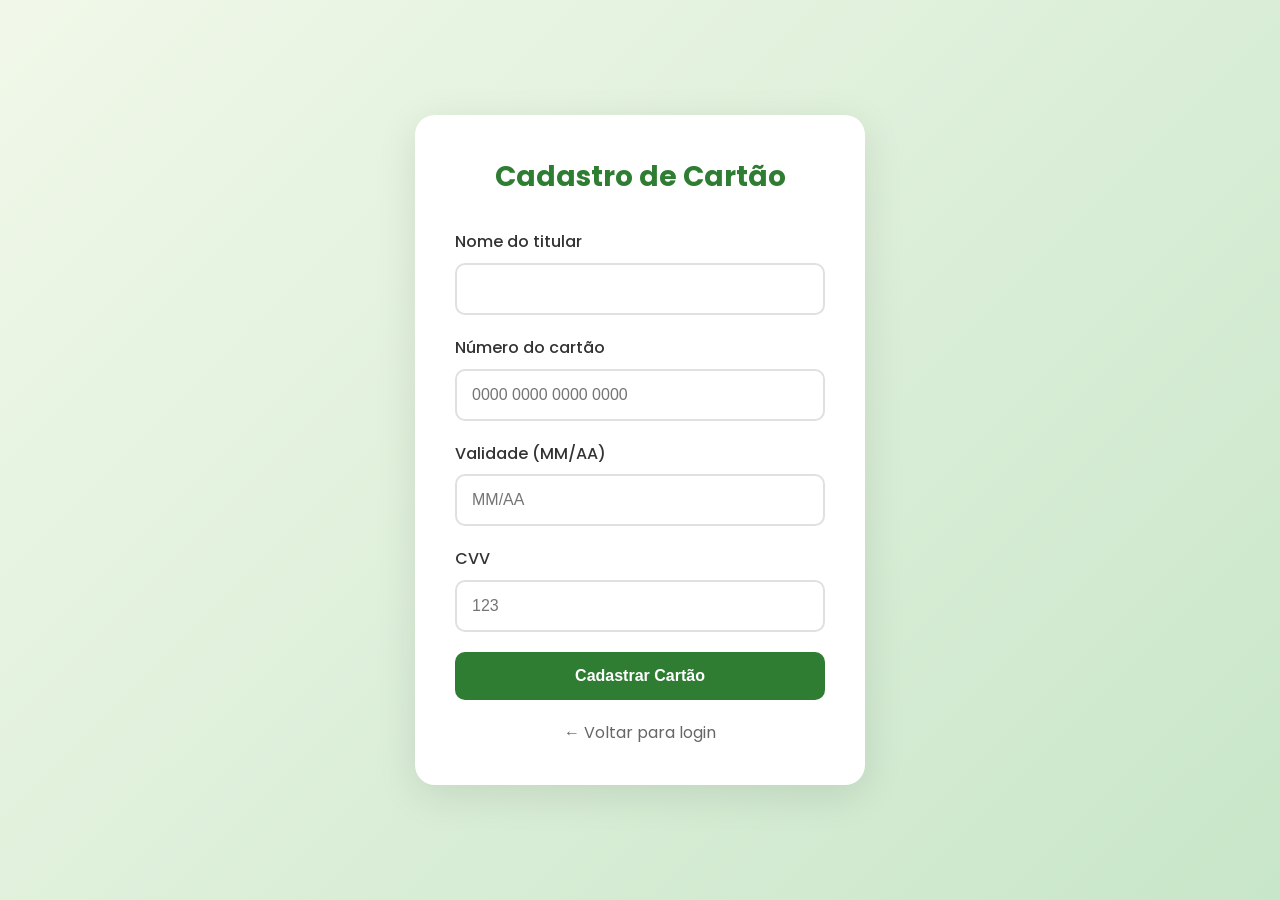
<file: src/app/card.html>
<!DOCTYPE html>
<html lang="pt-BR">
<head>
    <meta charset="UTF-8">
    <meta name="viewport" content="width=device-width, initial-scale=1.0">
    <title>Cadastro de Cartão - GreenFlux</title>
    <link rel="stylesheet" href="styles.css">
    <link rel="preconnect" href="https://fonts.googleapis.com">
    <link rel="preconnect" href="https://fonts.gstatic.com" crossorigin>
    <link href="https://fonts.googleapis.com/css2?family=Poppins:wght@300;400;500;600;700&display=swap" rel="stylesheet">
    <style>
        .login-container {
            min-height: 100vh;
            display: flex;
            align-items: center;
            justify-content: center;
            background: linear-gradient(135deg, #F1F8E9 0%, #C8E6C9 100%);
            padding: 20px;
        }

        .login-box {
            background: white;
            padding: 40px;
            border-radius: 20px;
            box-shadow: 0 10px 40px rgba(0, 0, 0, 0.1);
            width: 100%;
            max-width: 450px;
        }

        .login-box h2 {
            text-align: center;
            color: #2E7D32;
            margin-bottom: 30px;
            font-size: 28px;
        }

        .form-group {
            margin-bottom: 20px;
        }

        .form-group label {
            display: block;
            margin-bottom: 8px;
            color: #333;
            font-weight: 500;
        }

        .form-group input {
            width: 100%;
            padding: 15px;
            border: 2px solid #E0E0E0;
            border-radius: 10px;
            font-size: 16px;
            transition: border-color 0.3s;
        }

        .form-group input:focus {
            outline: none;
            border-color: #2E7D32;
        }
        .btn-submit {
            width: 100%;
            padding: 15px;
            background: #2E7D32;
            color: white;
            border: none;
            border-radius: 10px;
            font-size: 16px;
            font-weight: 600;
            cursor: pointer;
            transition: background 0.3s;
        }

        .btn-submit:hover {
            background: #1B5E20;
        }

        .back-link {
            display: block;
            text-align: center;
            margin-top: 20px;
            color: #666;
            text-decoration: none;
        }

        .back-link:hover {
            color: #2E7D32;
        }

        .feedback {
            margin-top: 18px;
            font-size: 0.95rem;
            color: var(--text-muted);
            text-align: center;
        }
    </style>
</head>
<body>
    <div class="login-container">
        <div class="login-box">
            <h2>Cadastro de Cartão</h2>
            <form id="card-form" action="/register-card" method="post">
                <div class="form-group">
                    <label for="cardholder">Nome do titular</label>
                    <input type="text" id="cardholder" name="cardholder" required>
                </div>
                <div class="form-group">
                    <label for="card-number">Número do cartão</label>
                    <input type="text" id="card-number" name="card-number" maxlength="19" placeholder="0000 0000 0000 0000" required>
                </div>
                <div class="form-group">
                    <label for="expiry">Validade (MM/AA)</label>
                    <input type="text" id="expiry" name="expiry" maxlength="5" placeholder="MM/AA" required>
                </div>
                <div class="form-group">
                    <label for="cvv">CVV</label>
                    <input type="password" id="cvv" name="cvv" maxlength="4" placeholder="123" required>
                </div>
                <button type="submit" class="btn-submit">Cadastrar Cartão</button>
                <div id="card-feedback" class="feedback"></div>
            </form>
            <a href="login.html" class="back-link">← Voltar para login</a>
        </div>
    </div>
    <script>
        const cardForm = document.getElementById('card-form');
        const cardFeedback = document.getElementById('card-feedback');

        cardForm?.addEventListener('submit', async event => {
            event.preventDefault();
            cardFeedback.textContent = '';
            const response = await fetch('/register-card', {
                method: 'POST',
                body: new FormData(cardForm)
            });
            const result = await response.json();
            cardFeedback.style.color = response.ok ? '#2e7d32' : '#c62828';
            cardFeedback.textContent = result.message || 'Ocorreu um erro ao cadastrar o cartão.';
            if (response.ok) {
                cardForm.reset();
            }
        });
    </script>
</body>
</html>
</file>
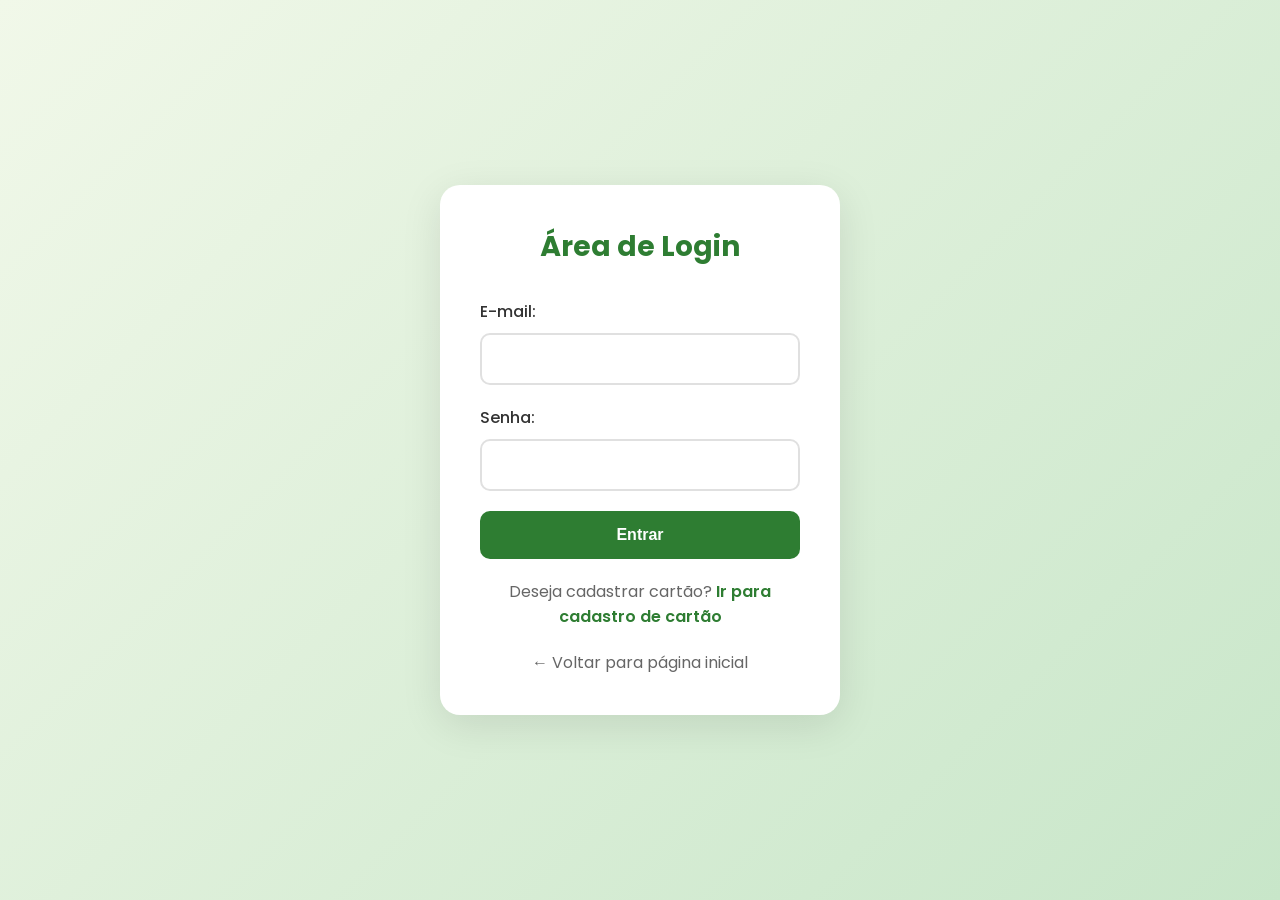
<file: src/app/login.html>
﻿<!DOCTYPE html>
<html lang="pt-BR">
<head>
    <meta charset="UTF-8">
    <meta name="viewport" content="width=device-width, initial-scale=1.0">
    <title>Login - GreenFlux</title>
    <link rel="stylesheet" href="styles.css">
    <link rel="preconnect" href="https://fonts.googleapis.com">
    <link rel="preconnect" href="https://fonts.gstatic.com" crossorigin>
    <link href="https://fonts.googleapis.com/css2?family=Poppins:wght@300;400;500;600;700&display=swap" rel="stylesheet">
    <style>
        .login-container {
            min-height: 100vh;
            display: flex;
            align-items: center;
            justify-content: center;
            background: linear-gradient(135deg, #F1F8E9 0%, #C8E6C9 100%);
            padding: 20px;
        }
        .login-box {
            background: white;
            padding: 40px;
            border-radius: 20px;
            box-shadow: 0 10px 40px rgba(0, 0, 0, 0.1);
            width: 100%;
            max-width: 400px;
        }
        .login-box h2 {
            text-align: center;
            color: #2E7D32;
            margin-bottom: 30px;
            font-size: 28px;
        }
        .form-group {
            margin-bottom: 20px;
        }
        .form-group label {
            display: block;
            margin-bottom: 8px;
            color: #333;
            font-weight: 500;
        }
        .form-group input {
            width: 100%;
            padding: 15px;
            border: 2px solid #E0E0E0;
            border-radius: 10px;
            font-size: 16px;
            transition: border-color 0.3s;
        }
        .form-group input:focus {
            outline: none;
            border-color: #2E7D32;
        }
        .btn-submit {
            width: 100%;
            padding: 15px;
            background: #2E7D32;
            color: white;
            border: none;
            border-radius: 10px;
            font-size: 16px;
            font-weight: 600;
            cursor: pointer;
            transition: background 0.3s;
        }
        .btn-submit:hover {
            background: #1B5E20;
        }
        .back-link {
            display: block;
            text-align: center;
            margin-top: 20px;
            color: #666;
            text-decoration: none;
        }
        .back-link:hover {
            color: #2E7D32;
        }
        .register-link {
            text-align: center;
            margin-top: 20px;
            color: #666;
        }
        .register-link a {
            color: #2E7D32;
            font-weight: 600;
            text-decoration: none;
        }
        .register-link a:hover {
            text-decoration: underline;
        }
        .feedback {
            margin-top: 18px;
            font-size: 0.95rem;
            color: #333;
            text-align: center;
        }
    </style>
</head>
<body>
    <div class="login-container">
        <div class="login-box">
            <h2>Área de Login</h2>
            <form id="login-form" action="#">
                <div class="form-group">
                    <label for="email">E-mail:</label>
                    <input type="email" id="email" name="email" required>
                </div>
                <div class="form-group">
                    <label for="senha">Senha:</label>
                    <input type="password" id="senha" name="senha" required>
                </div>
                <button type="submit" class="btn-submit">Entrar</button>
                <div id="login-feedback" class="feedback"></div>
            </form>
            <p class="register-link">
                Deseja cadastrar cartão? <a href="card.html">Ir para cadastro de cartão</a>
            </p>
            <a href="Index.HTML" class="back-link">← Voltar para página inicial</a>
        </div>
    </div>
    <script src="auth.js"></script>
</body>
</html>
</file>
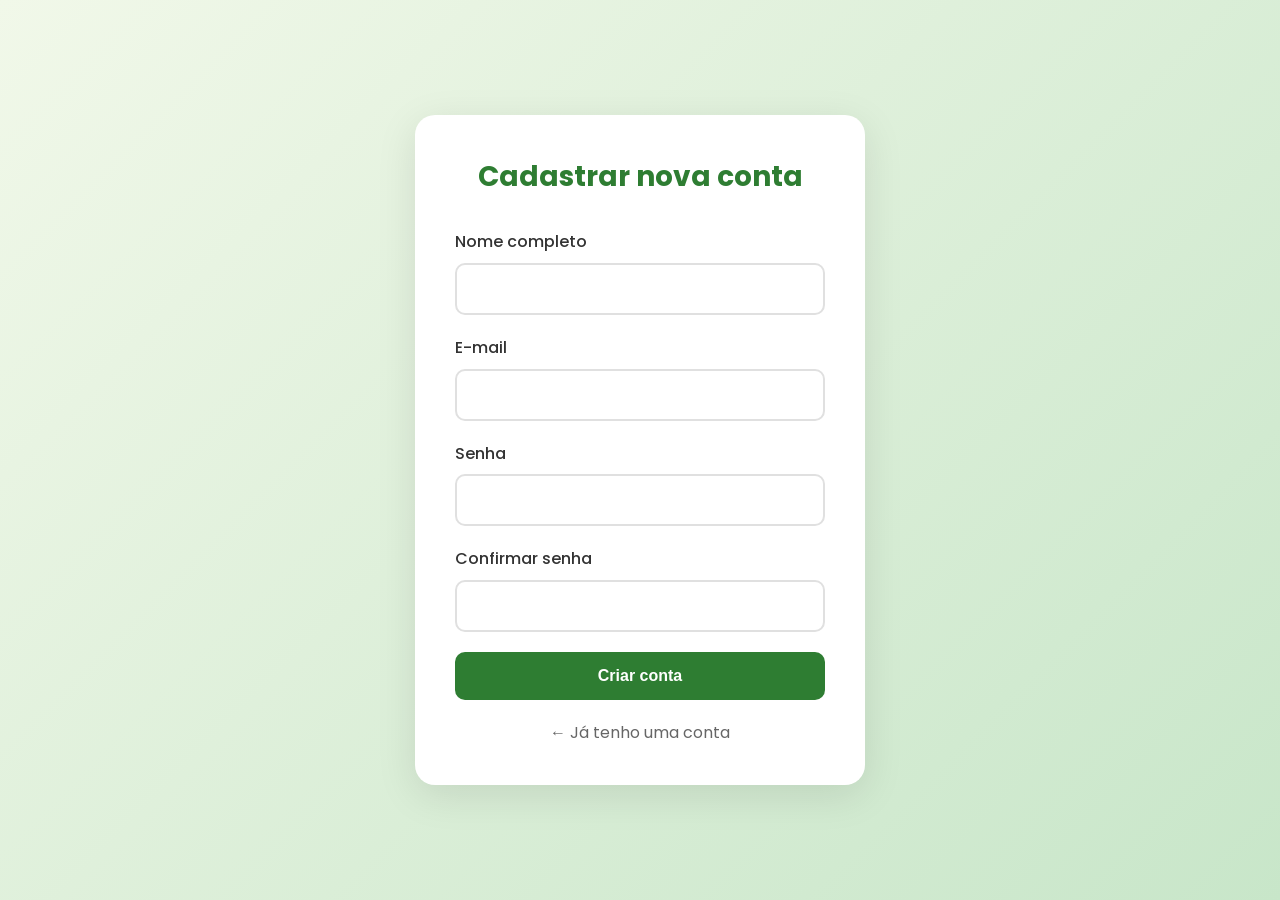
<file: src/app/register.html>
﻿<!DOCTYPE html>
<html lang="pt-BR">
<head>
    <meta charset="UTF-8">
    <meta name="viewport" content="width=device-width, initial-scale=1.0">
    <title>Cadastro - GreenFlux</title>
    <link rel="stylesheet" href="styles.css">
    <link rel="preconnect" href="https://fonts.googleapis.com">
    <link rel="preconnect" href="https://fonts.gstatic.com" crossorigin>
    <link href="https://fonts.googleapis.com/css2?family=Poppins:wght@300;400;500;600;700&display=swap" rel="stylesheet">
    <style>
        .register-container {
            min-height: 100vh;
            display: flex;
            align-items: center;
            justify-content: center;
            background: linear-gradient(135deg, #F1F8E9 0%, #C8E6C9 100%);
            padding: 20px;
        }
        .register-box {
            background: white;
            padding: 40px;
            border-radius: 20px;
            box-shadow: 0 10px 40px rgba(0, 0, 0, 0.1);
            width: 100%;
            max-width: 450px;
        }
        .register-box h2 {
            text-align: center;
            color: #2E7D32;
            margin-bottom: 30px;
            font-size: 28px;
        }
        .form-group {
            margin-bottom: 20px;
        }
        .form-group label {
            display: block;
            margin-bottom: 8px;
            color: #333;
            font-weight: 500;
        }
        .form-group input {
            width: 100%;
            padding: 15px;
            border: 2px solid #E0E0E0;
            border-radius: 10px;
            font-size: 16px;
            transition: border-color 0.3s;
        }
        .form-group input:focus {
            outline: none;
            border-color: #2E7D32;
        }
        .btn-submit {
            width: 100%;
            padding: 15px;
            background: #2E7D32;
            color: white;
            border: none;
            border-radius: 10px;
            font-size: 16px;
            font-weight: 600;
            cursor: pointer;
            transition: background 0.3s;
        }
        .btn-submit:hover {
            background: #1B5E20;
        }
        .back-link {
            display: block;
            text-align: center;
            margin-top: 20px;
            color: #666;
            text-decoration: none;
        }
        .back-link:hover {
            color: #2E7D32;
        }
        .feedback {
            margin-top: 18px;
            font-size: 0.95rem;
            color: #333;
            text-align: center;
        }
    </style>
</head>
<body>
    <div class="register-container">
        <div class="register-box">
            <h2>Cadastrar nova conta</h2>
            <form id="register-form" action="#">
                <div class="form-group">
                    <label for="nome">Nome completo</label>
                    <input type="text" id="nome" name="nome" required>
                </div>
                <div class="form-group">
                    <label for="email">E-mail</label>
                    <input type="email" id="email" name="email" required>
                </div>
                <div class="form-group">
                    <label for="senha">Senha</label>
                    <input type="password" id="senha" name="senha" required>
                </div>
                <div class="form-group">
                    <label for="confirmSenha">Confirmar senha</label>
                    <input type="password" id="confirmSenha" name="confirmSenha" required>
                </div>
                <button type="submit" class="btn-submit">Criar conta</button>
                <div id="register-feedback" class="feedback"></div>
            </form>
            <a href="login (2).html" class="back-link">← Já tenho uma conta</a>
        </div>
    </div>
    <script src="auth.js"></script>
</body>
</html>
</file>
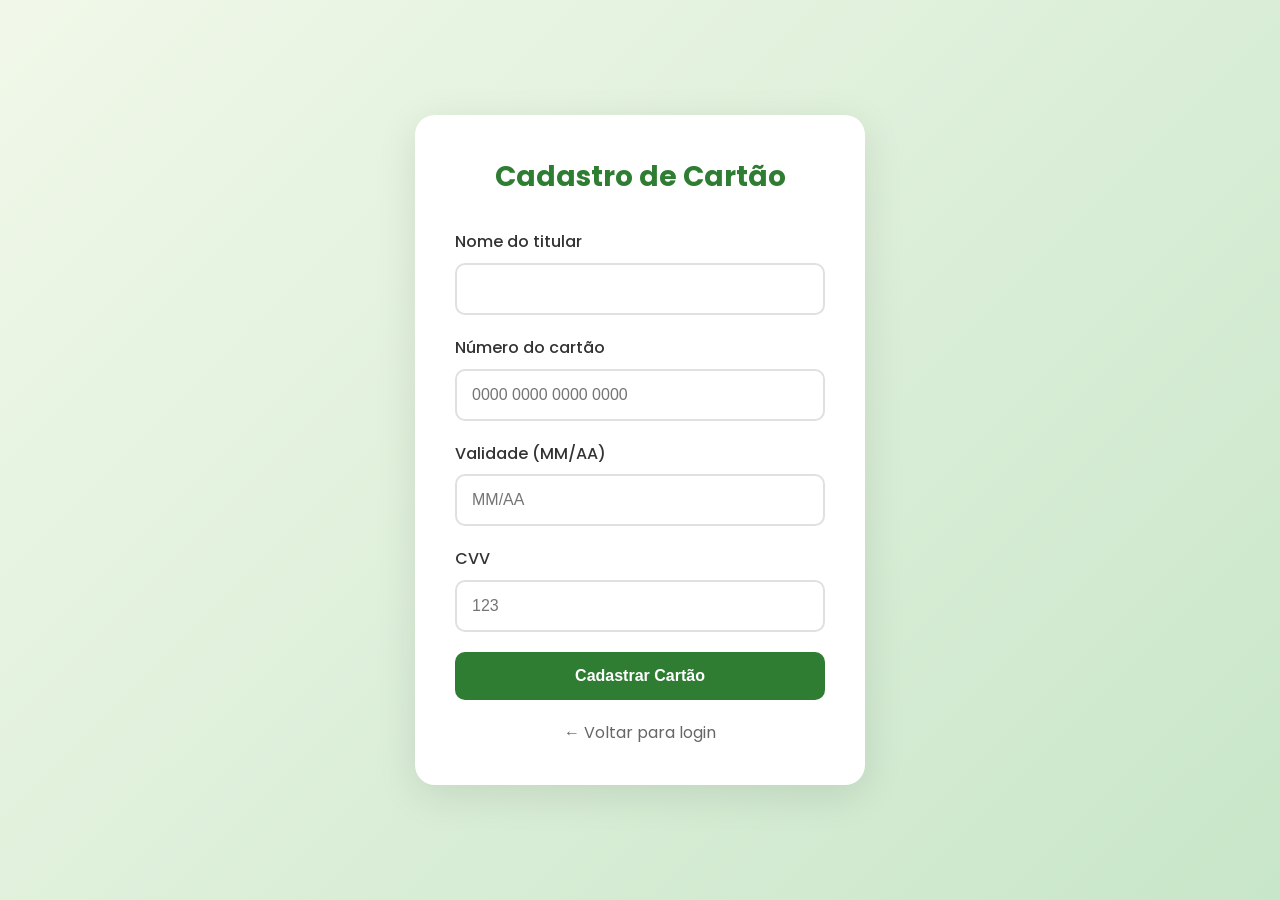
<file: src/app/App.greenflux/card.html>
<!DOCTYPE html>
<html lang="pt-BR">
<head>
    <meta charset="UTF-8">
    <meta name="viewport" content="width=device-width, initial-scale=1.0">
    <title>Cadastro de Cartão - GreenFlux</title>
    <link rel="stylesheet" href="styles.css">
    <link rel="preconnect" href="https://fonts.googleapis.com">
    <link rel="preconnect" href="https://fonts.gstatic.com" crossorigin>
    <link href="https://fonts.googleapis.com/css2?family=Poppins:wght@300;400;500;600;700&display=swap" rel="stylesheet">
    <style>
        body {
            background-color: var(--bg);
            color: var(--text);
        }

        .login-container {
            min-height: 100vh;
            display: flex;
            align-items: center;
            justify-content: center;
            background: linear-gradient(135deg, #F1F8E9 0%, #C8E6C9 100%);
            padding: 20px;
        }

        .login-box {
            background: var(--white);
            padding: 40px;
            border-radius: 20px;
            box-shadow: 0 10px 40px rgba(0, 0, 0, 0.1);
            width: 100%;
            max-width: 450px;
        }

        .login-box h2 {
            text-align: center;
            color: #2E7D32;
            margin-bottom: 30px;
            font-size: 28px;
        }

        .form-group {
            margin-bottom: 20px;
        }

        .form-group label {
            display: block;
            margin-bottom: 8px;
            color: #333;
            font-weight: 500;
        }

        .form-group input {
            width: 100%;
            padding: 15px;
            border: 2px solid #E0E0E0;
            border-radius: 10px;
            font-size: 16px;
            transition: border-color 0.3s, background-color 0.3s, color 0.3s;
            background: #ffffff;
            color: #333333;
        }

        .form-group input:focus {
            outline: none;
            border-color: #2E7D32;
        }
        .btn-submit {
            width: 100%;
            padding: 15px;
            background: #2E7D32;
            color: white;
            border: none;
            border-radius: 10px;
            font-size: 16px;
            font-weight: 600;
            cursor: pointer;
            transition: background 0.3s;
        }

        .btn-submit:hover {
            background: #1B5E20;
        }

        .back-link {
            display: block;
            text-align: center;
            margin-top: 20px;
            color: #666;
            text-decoration: none;
        }

        .back-link:hover {
            color: #2E7D32;
        }

        .feedback {
            margin-top: 18px;
            font-size: 0.95rem;
            color: #333333;
            text-align: center;
        }

        html[data-theme="dark"] .login-container {
            background: linear-gradient(135deg, #10131b 0%, #162027 100%);
        }

        html[data-theme="dark"] .login-box {
            background: #12171f;
            box-shadow: 0 10px 40px rgba(0, 0, 0, 0.6);
        }

        html[data-theme="dark"] .login-box h2 {
            color: #81c784;
        }

        html[data-theme="dark"] .form-group label {
            color: #e7e7e7;
        }

        html[data-theme="dark"] .form-group input {
            background: #181f28;
            color: #e7e7e7;
            border-color: #2e7d32;
        }

        html[data-theme="dark"] .form-group input::placeholder {
            color: #8f9bb3;
        }

        html[data-theme="dark"] .btn-submit {
            background: #66bb6a;
        }

        html[data-theme="dark"] .btn-submit:hover {
            background: #4caf50;
        }

        html[data-theme="dark"] .back-link {
            color: #c7c7c7;
        }

        html[data-theme="dark"] .back-link:hover {
            color: #81c784;
        }

        html[data-theme="dark"] .feedback {
            color: #c7c7c7;
        }
    </style>
</head>
<body>
    <div class="login-container">
        <div class="login-box">
            <h2>Cadastro de Cartão</h2>
            <form id="card-form" action="/register-card" method="post">
                <div class="form-group">
                    <label for="cardholder">Nome do titular</label>
                    <input type="text" id="cardholder" name="cardholder" required>
                </div>
                <div class="form-group">
                    <label for="card-number">Número do cartão</label>
                    <input type="text" id="card-number" name="card-number" maxlength="19" placeholder="0000 0000 0000 0000" required>
                </div>
                <div class="form-group">
                    <label for="expiry">Validade (MM/AA)</label>
                    <input type="text" id="expiry" name="expiry" maxlength="5" placeholder="MM/AA" required>
                </div>
                <div class="form-group">
                    <label for="cvv">CVV</label>
                    <input type="password" id="cvv" name="cvv" maxlength="4" placeholder="123" required>
                </div>
                <button type="submit" class="btn-submit">Cadastrar Cartão</button>
                <div id="card-feedback" class="feedback"></div>
            </form>
            <a href="login.html" class="back-link">← Voltar para login</a>
        </div>
    </div>
    <script>
        (function(){
            try {
                var savedTheme = localStorage.getItem('theme');
                if (savedTheme === 'dark' || savedTheme === 'light') {
                    document.documentElement.setAttribute('data-theme', savedTheme);
                } else if (window.matchMedia && window.matchMedia('(prefers-color-scheme: dark)').matches) {
                    document.documentElement.setAttribute('data-theme', 'dark');
                }
            } catch (e) {
                // Ignora se localStorage não estiver disponível
            }
        })();

        const cardForm = document.getElementById('card-form');
        const cardFeedback = document.getElementById('card-feedback');

        cardForm?.addEventListener('submit', async event => {
            event.preventDefault();
            cardFeedback.textContent = '';
            const response = await fetch('/register-card', {
                method: 'POST',
                body: new FormData(cardForm)
            });
            const result = await response.json();
            cardFeedback.style.color = response.ok ? '#2e7d32' : '#c62828';
            cardFeedback.textContent = result.message || 'Ocorreu um erro ao cadastrar o cartão.';
            if (response.ok) {
                cardForm.reset();
            }
        });
    </script>
</body>
</html>
</file>
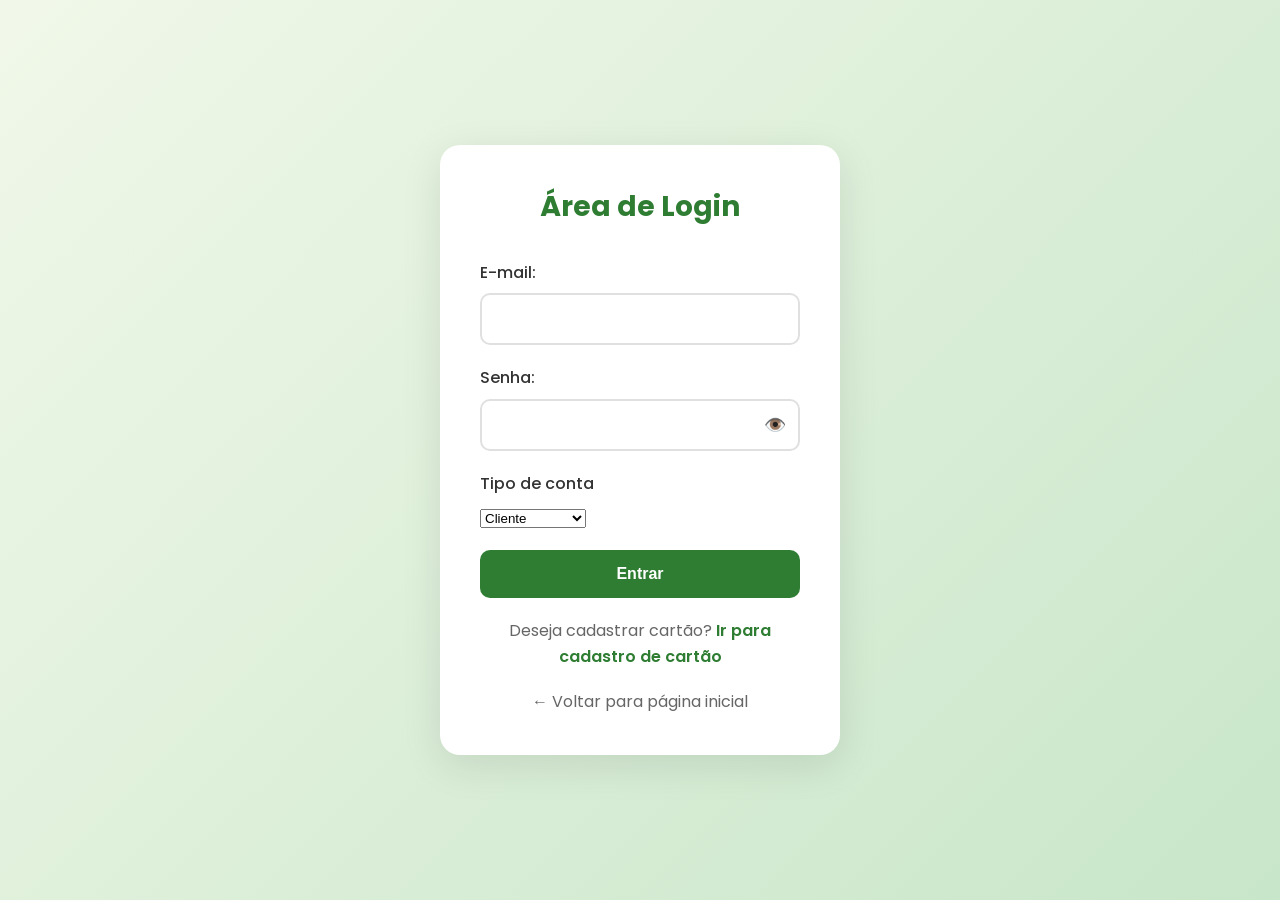
<file: src/app/App.greenflux/login.html>
﻿<!DOCTYPE html>
<html lang="pt-BR">
<head>
    <meta charset="UTF-8">
    <meta name="viewport" content="width=device-width, initial-scale=1.0">
    <title>Login - GreenFlux</title>
    <link rel="stylesheet" href="styles.css">
    <link rel="preconnect" href="https://fonts.googleapis.com">
    <link rel="preconnect" href="https://fonts.gstatic.com" crossorigin>
    <link href="https://fonts.googleapis.com/css2?family=Poppins:wght@300;400;500;600;700&display=swap" rel="stylesheet">
    <style>
        .login-container {
            min-height: 100vh;
            display: flex;
            align-items: center;
            justify-content: center;
            background: linear-gradient(135deg, #F1F8E9 0%, #C8E6C9 100%);
            padding: 20px;
        }
        .login-box {
            background: white;
            padding: 40px;
            border-radius: 20px;
            box-shadow: 0 10px 40px rgba(0, 0, 0, 0.1);
            width: 100%;
            max-width: 400px;
        }
        .login-box h2 {
            text-align: center;
            color: #2E7D32;
            margin-bottom: 30px;
            font-size: 28px;
        }
        .form-group {
            margin-bottom: 20px;
        }
        .form-group label {
            display: block;
            margin-bottom: 8px;
            color: #333;
            font-weight: 500;
        }
        .form-group input {
            width: 100%;
            padding: 15px;
            border: 2px solid #E0E0E0;
            border-radius: 10px;
            font-size: 16px;
            transition: border-color 0.3s;
        }
        .form-group input:focus {
            outline: none;
            border-color: #2E7D32;
        }
        .password-wrapper { position: relative; }
        .password-wrapper input { padding-right: 44px; }
        .btn-toggle-password {
            position: absolute;
            right: 8px;
            top: 50%;
            transform: translateY(-50%);
            border: none;
            background: transparent;
            cursor: pointer;
            font-size: 18px;
            padding: 6px;
            line-height: 1;
        }
        .btn-submit {
            width: 100%;
            padding: 15px;
            background: #2E7D32;
            color: white;
            border: none;
            border-radius: 10px;
            font-size: 16px;
            font-weight: 600;
            cursor: pointer;
            transition: background 0.3s;
        }
        .btn-submit:hover {
            background: #1B5E20;
        }
        .back-link {
            display: block;
            text-align: center;
            margin-top: 20px;
            color: #666;
            text-decoration: none;
        }
        .back-link:hover {
            color: #2E7D32;
        }
        .register-link {
            text-align: center;
            margin-top: 20px;
            color: #666;
        }
        .register-link a {
            color: #2E7D32;
            font-weight: 600;
            text-decoration: none;
        }
        .register-link a:hover {
            text-decoration: underline;
        }
        .feedback {
            margin-top: 18px;
            font-size: 0.95rem;
            color: #333;
            text-align: center;
        }
        html[data-theme="dark"] .login-container {
            background: #101216;
        }
        html[data-theme="dark"] .login-box {
            background: #181c23;
            box-shadow: 0 10px 30px rgba(0, 0, 0, 0.45);
        }
        html[data-theme="dark"] .login-box h2 {
            color: #ffffff;
        }
        html[data-theme="dark"] .form-group label,
        html[data-theme="dark"] .feedback,
        html[data-theme="dark"] .back-link,
        html[data-theme="dark"] .register-link,
        html[data-theme="dark"] .register-link a {
            color: #ffffff;
        }
        html[data-theme="dark"] .form-group input {
            background: #0f1220;
            border-color: #2e7d32;
            color: #ffffff;
        }
        html[data-theme="dark"] .form-group input::placeholder {
            color: #b0b8c9;
        }
        html[data-theme="dark"] .btn-submit {
            background: #2e7d32;
            color: #ffffff;
        }
        html[data-theme="dark"] .btn-submit:hover {
            background: #1b5e20;
        }
    </style>
</head>
<body>
    <div class="login-container">
        <div class="login-box">
            <h2>Área de Login</h2>
            <form id="login-form" action="#">
                <div class="form-group">
                    <label for="email">E-mail:</label>
                    <input type="email" id="email" name="email" required>
                </div>
                <div class="form-group">
                    <label for="senha">Senha:</label>
                    <div class="password-wrapper">
                        <input type="password" id="senha" name="senha" required>
                        <button type="button" class="btn-toggle-password" data-target="senha" aria-label="Mostrar senha">👁️</button>
                    </div>
                </div>
                <div class="form-group">
                    <label for="role">Tipo de conta</label>
                    <select id="role" name="role">
                        <option value="cliente">Cliente</option>
                        <option value="transportador">Transportador</option>
                    </select>
                </div>
                <button type="submit" class="btn-submit">Entrar</button>
                <div id="login-feedback" class="feedback"></div>
            </form>
            <p class="register-link">
                Deseja cadastrar cartão? <a href="card.html">Ir para cadastro de cartão</a>
            </p>
            <a href="Index.HTML" class="back-link">← Voltar para página inicial</a>
        </div>
    </div>
    <script>
        (function(){
            try {
                var savedTheme = localStorage.getItem('theme');
                if (savedTheme) {
                    document.documentElement.setAttribute('data-theme', savedTheme);
                }
            } catch (e) {
                console.warn('Não foi possível carregar o tema:', e);
            }
        })();
    </script>
    <script>
        document.addEventListener('DOMContentLoaded', () => {
            document.querySelectorAll('.btn-toggle-password').forEach(btn => {
                const targetId = btn.getAttribute('data-target');
                const input = document.getElementById(targetId);
                if (!input) return;
                btn.addEventListener('click', () => {
                    const isPassword = input.type === 'password';
                    input.type = isPassword ? 'text' : 'password';
                    btn.setAttribute('aria-label', isPassword ? 'Ocultar senha' : 'Mostrar senha');
                    btn.textContent = isPassword ? '◡' : '👁️';
                });
                // make icon keyboard-accessible
                btn.addEventListener('keydown', (e) => {
                    if (e.key === 'Enter' || e.key === ' ') {
                        e.preventDefault();
                        btn.click();
                    }
                });
            });
        });
    </script>
    <script src="auth.js"></script>
    <script>
        document.addEventListener('DOMContentLoaded', () => {
            const form = document.getElementById('login-form');
            const feedback = document.getElementById('login-feedback');

            form.addEventListener('submit', (e) => {
                e.preventDefault();
                
                const email = document.getElementById('email').value;
                const senha = document.getElementById('senha').value;
                const role = document.getElementById('role').value;
                
                const result = loginUser({ email, senha, role });
                
                if (result.success) {
                    feedback.textContent = result.message;
                    feedback.style.color = '#2e7d32';
                    setTimeout(() => {
                        window.location.href = 'Index.HTML';
                    }, 1500);
                } else {
                    feedback.textContent = result.message;
                    feedback.style.color = '#c62828';
                }
            });
        });
    </script>
</body>
</html>
</file>
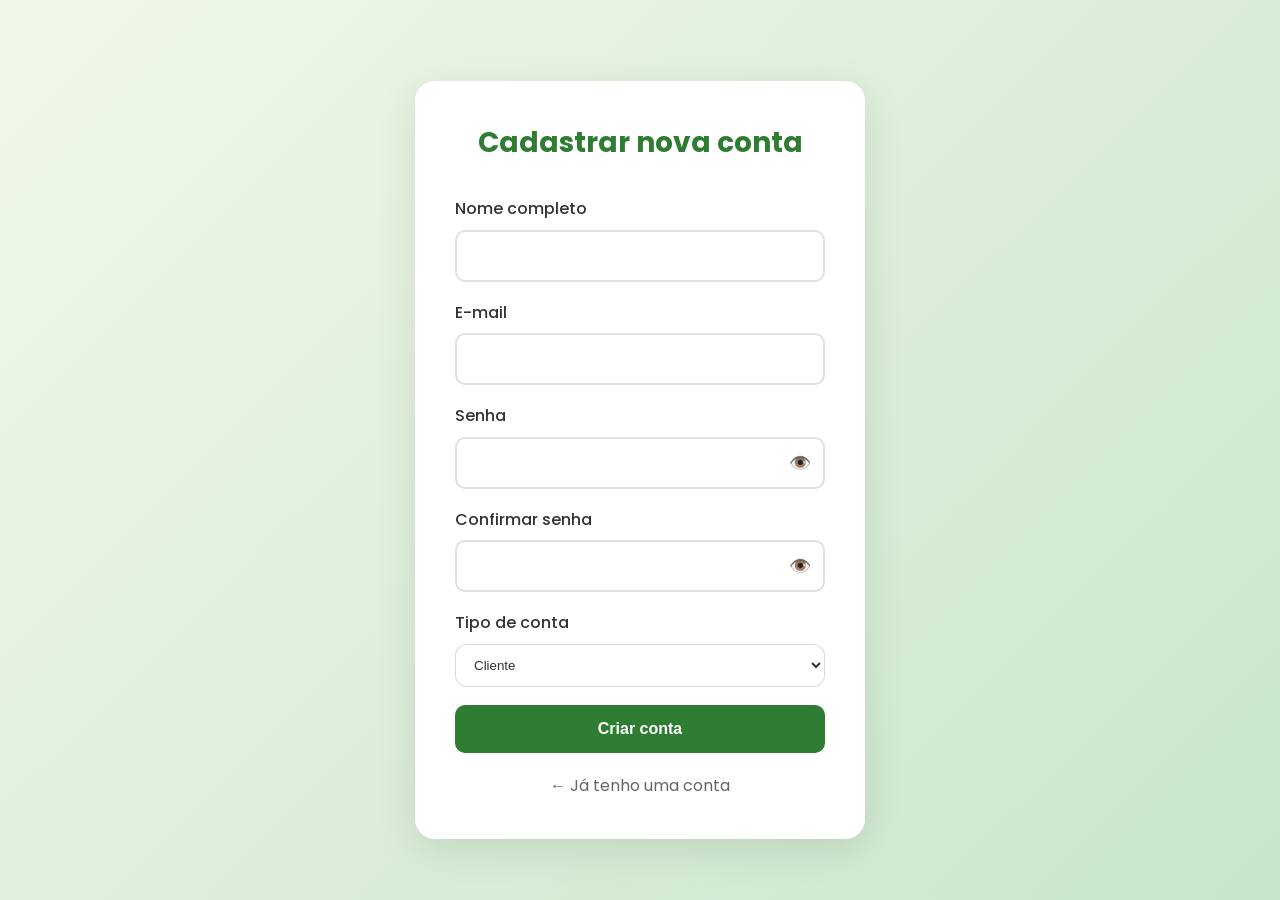
<file: src/app/App.greenflux/register.html>
﻿<!DOCTYPE html>
<html lang="pt-BR">
<head>
    <meta charset="UTF-8">
    <meta name="viewport" content="width=device-width, initial-scale=1.0">
    <title>Cadastro - GreenFlux</title>
    <link rel="stylesheet" href="styles.css">
    <link rel="preconnect" href="https://fonts.googleapis.com">
    <link rel="preconnect" href="https://fonts.gstatic.com" crossorigin>
    <link href="https://fonts.googleapis.com/css2?family=Poppins:wght@300;400;500;600;700&display=swap" rel="stylesheet">
    <style>
        .register-container {
            min-height: 100vh;
            display: flex;
            align-items: center;
            justify-content: center;
            background: linear-gradient(135deg, #F1F8E9 0%, #C8E6C9 100%);
            padding: 20px;
        }
        .register-box {
            background: white;
            padding: 40px;
            border-radius: 20px;
            box-shadow: 0 10px 40px rgba(0, 0, 0, 0.1);
            width: 100%;
            max-width: 450px;
        }
        .register-box h2 {
            text-align: center;
            color: #2E7D32;
            margin-bottom: 30px;
            font-size: 28px;
        }
        .form-group {
            margin-bottom: 20px;
        }
        .form-group label {
            display: block;
            margin-bottom: 8px;
            color: #333;
            font-weight: 500;
        }
        .form-group input {
            width: 100%;
            padding: 15px;
            border: 2px solid #E0E0E0;
            border-radius: 10px;
            font-size: 16px;
            transition: border-color 0.3s;
        }
        .form-group input:focus {
            outline: none;
            border-color: #2E7D32;
        }
        .password-wrapper { position: relative; }
        .password-wrapper input { padding-right: 44px; }
        .btn-toggle-password {
            position: absolute;
            right: 8px;
            top: 50%;
            transform: translateY(-50%);
            border: none;
            background: transparent;
            cursor: pointer;
            font-size: 18px;
            padding: 6px;
            line-height: 1;
        }
        .btn-submit {
            width: 100%;
            padding: 15px;
            background: #2E7D32;
            color: white;
            border: none;
            border-radius: 10px;
            font-size: 16px;
            font-weight: 600;
            cursor: pointer;
            transition: background 0.3s;
        }
        .btn-submit:hover {
            background: #1B5E20;
        }
        .back-link {
            display: block;
            text-align: center;
            margin-top: 20px;
            color: #666;
            text-decoration: none;
        }
        .back-link:hover {
            color: #2E7D32;
        }
        .feedback {
            margin-top: 18px;
            font-size: 0.95rem;
            color: #333;
            text-align: center;
        }
        html[data-theme="dark"] .register-container {
            background: #101216;
        }
        html[data-theme="dark"] .register-box {
            background: #181c23;
            box-shadow: 0 10px 30px rgba(0, 0, 0, 0.45);
        }
        html[data-theme="dark"] .register-box h2 {
            color: #ffffff;
        }
        html[data-theme="dark"] .form-group label,
        html[data-theme="dark"] .feedback,
        html[data-theme="dark"] .back-link {
            color: #ffffff;
        }
        html[data-theme="dark"] .form-group input {
            background: #0f1220;
            border-color: #2e7d32;
            color: #ffffff;
        }
        html[data-theme="dark"] .form-group input::placeholder {
            color: #b0b8c9;
        }
        html[data-theme="dark"] .btn-submit {
            background: #2e7d32;
            color: #ffffff;
        }
        html[data-theme="dark"] .btn-submit:hover {
            background: #1b5e20;
        }
    </style>
</head>
<body>
    <div class="register-container">
        <div class="register-box">
            <h2>Cadastrar nova conta</h2>
            <form id="register-form" action="#">
                <div class="form-group">
                    <label for="nome">Nome completo</label>
                    <input type="text" id="nome" name="nome" required>
                </div>
                <div class="form-group">
                    <label for="email">E-mail</label>
                    <input type="email" id="email" name="email" required>
                </div>
                <div class="form-group">
                    <label for="senha">Senha</label>
                    <div class="password-wrapper">
                        <input type="password" id="senha" name="senha" required>
                        <button type="button" class="btn-toggle-password" data-target="senha" aria-label="Mostrar senha">👁️</button>
                    </div>
                </div>
                <div class="form-group">
                    <label for="confirmSenha">Confirmar senha</label>
                    <div class="password-wrapper">
                        <input type="password" id="confirmSenha" name="confirmSenha" required>
                        <button type="button" class="btn-toggle-password" data-target="confirmSenha" aria-label="Mostrar senha">👁️</button>
                    </div>
                </div>
                <div class="form-group">
                    <label for="role">Tipo de conta</label>
                    <select id="role" name="role">
                        <option value="cliente" selected>Cliente</option>
                        <option value="transportador">Transportador</option>
                    </select>
                </div>
                <button type="submit" class="btn-submit">Criar conta</button>
                <div id="register-feedback" class="feedback"></div>
            </form>
            <a href="login.html" class="back-link">← Já tenho uma conta</a>
        </div>
    </div>
    <script>
        (function(){
            try {
                var savedTheme = localStorage.getItem('theme');
                if (savedTheme) {
                    document.documentElement.setAttribute('data-theme', savedTheme);
                }
            } catch (e) {
                console.warn('Não foi possível carregar o tema:', e);
            }
        })();
    </script>
    <script>
        document.addEventListener('DOMContentLoaded', () => {
            document.querySelectorAll('.btn-toggle-password').forEach(btn => {
                const targetId = btn.getAttribute('data-target');
                const input = document.getElementById(targetId);
                if (!input) return;
                btn.addEventListener('click', () => {
                    const isPassword = input.type === 'password';
                    input.type = isPassword ? 'text' : 'password';
                    btn.setAttribute('aria-label', isPassword ? 'Ocultar senha' : 'Mostrar senha');
                    btn.textContent = isPassword ? '◡' : '👁️';
                });
                btn.addEventListener('keydown', (e) => {
                    if (e.key === 'Enter' || e.key === ' ') {
                        e.preventDefault();
                        btn.click();
                    }
                });
            });
        });
    </script>
    <script src="auth.js"></script>
    <script>
        document.addEventListener('DOMContentLoaded', () => {
            const form = document.getElementById('register-form');
            const feedback = document.getElementById('register-feedback');

            form.addEventListener('submit', (e) => {
                e.preventDefault();
                
                const nome = document.getElementById('nome').value;
                const email = document.getElementById('email').value;
                const senha = document.getElementById('senha').value;
                const confirmSenha = document.getElementById('confirmSenha').value;
                const role = document.getElementById('role').value;
                
                const result = registerUser({ nome, email, senha, confirmSenha, role });
                
                if (result.success) {
                    feedback.textContent = result.message;
                    feedback.style.color = '#2e7d32';
                    form.reset();
                    setTimeout(() => {
                        window.location.href = 'Index.HTML';
                    }, 1500);
                } else {
                    feedback.textContent = result.message;
                    feedback.style.color = '#c62828';
                }
            });
        });
    </script>
</body>
</html>
</file>
<file: src/app/styles.css>
/* styles.css - GreenDelivery Theme */
:root {
    --primary-green: #2E7D32;
    --light-green: #4CAF50;
    --lighter-green: #81C784;
    --mint-green: #C8E6C9;
    --dark-green: #1B5E20;
    --white: #ffffff;
    --light-bg: #F1F8E9;
    --text-dark: #333333;
    --text-light: #666666;
    --shadow: 0 4px 20px rgba(0, 0, 0, 0.1);
    --shadow-hover: 0 8px 30px rgba(0, 0, 0, 0.15);
}

* {
    margin: 0;
    padding: 0;
    box-sizing: border-box;
}

body {
    font-family: 'Poppins', sans-serif;
    color: var(--text-dark);
    line-height: 1.6;
    background-color: var(--white);
}

.container {
    max-width: 1200px;
    margin: 0 auto;
    padding: 0 20px;
}

/* Header */
.header {
    background: var(--white);
    box-shadow: var(--shadow);
    position: fixed;
    width: 100%;
    top: 0;
    z-index: 1000;
}

.header .container {
    display: flex;
    justify-content: space-between;
    align-items: center;
    padding: 15px 20px;
}

.logo {
    display: flex;
    align-items: center;
    gap: 8px;
}

.logo-icon {
    font-size: 28px;
}

.logo-text {
    font-size: 24px;
    font-weight: 700;
    color: var(--primary-green);
}

.nav {
    display: flex;
    gap: 30px;
}

.nav a {
    text-decoration: none;
    color: var(--text-dark);
    font-weight: 500;
    transition: color 0.3s;
}

.nav a:hover {
    color: var(--primary-green);
}

.header-actions {
    display: flex;
    align-items: center;
    gap: 15px;
}

.btn-login,
.btn-create-account {
    display: inline-flex;
    align-items: center;
    justify-content: center;
    text-decoration: none;
    font-weight: 600;
    cursor: pointer;
    transition: background 0.3s, color 0.3s, transform 0.2s, box-shadow 0.3s;
}

.btn-login {
    background: var(--primary-green);
    color: var(--white);
    border: 2px solid transparent;
    padding: 10px 25px;
    border-radius: 25px;
    box-shadow: var(--shadow);
}

.btn-create-account {
    background: var(--white);
    color: var(--primary-green);
    border: 2px solid var(--primary-green);
    padding: 10px 25px;
    border-radius: 25px;
    font-weight: 600;
    box-shadow: var(--shadow);
}

.btn-profile {
    display: inline-flex;
    align-items: center;
    justify-content: center;
    gap: 8px;
    background: var(--white);
    color: var(--primary-green);
    border: 2px solid var(--primary-green);
    padding: 10px 18px;
    border-radius: 25px;
    text-decoration: none;
    box-shadow: var(--shadow);
    transition: background 0.3s, color 0.3s, transform 0.2s, box-shadow 0.3s;
}

.btn-profile:hover {
    background: var(--mint-green);
    color: var(--dark-green);
    border-color: var(--dark-green);
    transform: translateY(-1px);
    box-shadow: var(--shadow-hover);
}

.btn-create-account:hover,
.btn-login:hover {
    background: var(--dark-green);
    border-color: var(--dark-green);
    transform: translateY(-1px);
    box-shadow: var(--shadow-hover);
}

.btn-cart {
    background: var(--light-bg);
    border: none;
    width: 45px;
    height: 45px;
    border-radius: 50%;
    cursor: pointer;
    position: relative;
    display: flex;
    align-items: center;
    justify-content: center;
    font-size: 20px;
    transition: background 0.3s;
}

.btn-cart:hover {
    background: var(--mint-green);
}

.profile-page {
    min-height: 100vh;
    padding: 140px 20px 60px;
    background: linear-gradient(135deg, var(--light-bg) 0%, var(--mint-green) 100%);
}

.profile-panel {
    max-width: 840px;
    margin: 0 auto;
    background: #ffffff;
    border-radius: 24px;
    padding: 32px;
    box-shadow: var(--shadow);
}

.profile-panel h2 {
    margin-bottom: 16px;
    color: var(--primary-green);
}

.profile-info,
.profile-accounts {
    margin-top: 24px;
}

.profile-info p,
.account-item {
    display: flex;
    justify-content: space-between;
    gap: 12px;
    padding: 14px 16px;
    border-radius: 14px;
    border: 1px solid #e0e0e0;
    background: #fbfbfb;
    margin-bottom: 12px;
}

.profile-info p strong {
    color: var(--text-dark);
}

.profile-accounts h3 {
    margin-bottom: 16px;
}

.account-item {
    flex-wrap: wrap;
}

.account-item strong {
    flex: 1 1 200px;
}

.logout-button {
    background: var(--primary-green);
    color: #ffffff;
    border: none;
    border-radius: 14px;
    padding: 12px 20px;
    font-weight: 600;
    cursor: pointer;
    transition: background 0.3s, transform 0.2s;
    margin-top: 20px;
}

.logout-button:hover {
    background: var(--dark-green);
    transform: translateY(-1px);
}

.cart-count {
    position: absolute;
    top: -5px;
    right: -5px;
    background: var(--primary-green);
    color: var(--white);
    width: 22px;
    height: 22px;
    border-radius: 50%;
    font-size: 12px;
    display: flex;
    align-items: center;
    justify-content: center;
    font-weight: 600;
}

/* Hero Section */
.hero {
    background: linear-gradient(135deg, var(--light-bg) 0%, var(--mint-green) 100%);
    padding: 150px 0 80px;
    min-height: 80vh;
    display: flex;
    align-items: center;
}

.hero .container {
    display: flex;
    align-items: center;
    gap: 50px;
}

.hero-content {
    flex: 1;
}

.hero-content h1 {
    font-size: 48px;
    line-height: 1.2;
    margin-bottom: 20px;
    color: var(--text-dark);
}

.hero-content h1 span {
    color: var(--primary-green);
}

.hero-content p {
    font-size: 18px;
    color: var(--text-light);
    margin-bottom: 30px;
    max-width: 500px;
}

.search-box {
    display: flex;
    background: var(--white);
    border-radius: 50px;
    padding: 8px;
    box-shadow: var(--shadow);
    max-width: 500px;
}

.search-box input {
    flex: 1;
    border: none;
    padding: 15px 25px;
    font-size: 16px;
    outline: none;
    border-radius: 50px;
}

.btn-search {
    background: var(--primary-green);
    color: var(--white);
    border: none;
    padding: 15px 30px;
    border-radius: 50px;
    font-weight: 600;
    cursor: pointer;
    transition: background 0.3s;
}

.btn-search:hover {
    background: var(--dark-green);
}

.hero-image {
    flex: 1;
    display: flex;
    justify-content: center;
}

.delivery-illustration {
    position: relative;
    width: 300px;
    height: 300px;
}

.bike {
    font-size: 120px;
    position: absolute;
    top: 50%;
    left: 50%;
    transform: translate(-50%, -50%);
    animation: float 3s ease-in-out infinite;
}

.food-items {
    position: absolute;
    width: 100%;
    display: flex;
    justify-content: space-around;
    top: 20px;
}

.food-items span {
    font-size: 50px;
    animation: bounce 2s ease-in-out infinite;
}

.food-items span:nth-child(2) {
    animation-delay: 0.5s;
}

.food-items span:nth-child(3) {
    animation-delay: 1s;
}

@keyframes float {
    0%, 100% { transform: translate(-50%, -50%); }
    50% { transform: translate(-50%, -60%); }
}

@keyframes bounce {
    0%, 100% { transform: translateY(0); }
    50% { transform: translateY(-20px); }
}

/* Categories */
.categories {
    padding: 80px 0;
    background: var(--white);
}

.categories h2 {
    text-align: center;
    font-size: 36px;
    margin-bottom: 40px;
    color: var(--text-dark);
}

.category-grid {
    display: grid;
    grid-template-columns: repeat(auto-fit, minmax(150px, 1fr));
    gap: 20px;
}

.category-card {
    background: var(--light-bg);
    padding: 30px 20px;
    border-radius: 20px;
    text-align: center;
    cursor: pointer;
    transition: all 0.3s;
}

.category-card:hover {
    background: var(--mint-green);
    transform: translateY(-5px);
    box-shadow: var(--shadow);
}

.category-icon {
    font-size: 50px;
    margin-bottom: 15px;
}

.category-card span {
    font-weight: 600;
    color: var(--text-dark);
}

/* Restaurants */
.restaurants {
    padding: 80px 0;
    background: var(--light-bg);
}

.restaurants h2 {
    text-align: center;
    font-size: 36px;
    margin-bottom: 40px;
    color: var(--text-dark);
}

.restaurant-grid {
    display: grid;
    grid-template-columns: repeat(auto-fit, minmax(250px, 1fr));
    gap: 30px;
}

.restaurant-card {
    background: var(--white);
    border-radius: 20px;
    overflow: hidden;
    box-shadow: var(--shadow);
    cursor: pointer;
    transition: all 0.3s;
}

.restaurant-card:hover {
    transform: translateY(-5px);
    box-shadow: var(--shadow-hover);
}

.restaurant-image {
    height: 180px;
    display: flex;
    align-items: center;
    justify-content: center;
    font-size: 80px;
    position: relative;
}

.restaurant-badge {
    position: absolute;
    top: 15px;
    right: 15px;
    background: var(--primary-green);
    color: var(--white);
    padding: 8px 15px;
    border-radius: 20px;
    font-weight: 600;
    font-size: 14px;
}

.restaurant-info {
    padding: 20px;
}

.restaurant-info h3 {
    font-size: 20px;
    margin-bottom: 8px;
    color: var(--text-dark);
}

.restaurant-info .cuisine {
    color: var(--text-light);
    margin-bottom: 5px;
}

.restaurant-info .delivery-time {
    color: var(--primary-green);
    font-weight: 600;
}

/* How It Works */
.how-it-works {
    padding: 80px 0;
    background: var(--white);
}

.how-it-works h2 {
    text-align: center;
    font-size: 36px;
    margin-bottom: 50px;
    color: var(--text-dark);
}

.steps {
    display: flex;
    justify-content: center;
    align-items: flex-start;
    gap: 20px;
    flex-wrap: wrap;
}

.step {
    text-align: center;
    max-width: 200px;
}

.step-number {
    background: var(--primary-green);
    color: var(--white);
    width: 35px;
    height: 35px;
    border-radius: 50%;
    display: flex;
    align-items: center;
    justify-content: center;
    font-weight: 700;
    margin: 0 auto 15px;
}

.step-icon {
    font-size: 50px;
    margin-bottom: 15px;
}

.step h3 {
    font-size: 18px;
    margin-bottom: 10px;
    color: var(--text-dark);
}

.step p {
    color: var(--text-light);
    font-size: 14px;
}

.step-connector {
    font-size: 30px;
    color: var(--lighter-green);
    margin-top: 40px;
}

/* App Download */
.app-download {
    padding: 80px 0;
    background: linear-gradient(135deg, var(--primary-green) 0%, var(--dark-green) 100%);
}

.app-download .container {
    display: flex;
    align-items: center;
    gap: 50px;
}

.app-text {
    flex: 1;
    color: var(--white);
}

.app-text h2 {
    font-size: 36px;
    margin-bottom: 15px;
}

.app-text p {
    font-size: 18px;
    opacity: 0.9;
    margin-bottom: 30px;
}

.app-buttons {
    display: flex;
    gap: 15px;
}

.btn-app {
    background: var(--white);
    color: var(--primary-green);
    border: none;
    padding: 15px 30px;
    border-radius: 15px;
    font-weight: 600;
    cursor: pointer;
    display: flex;
    align-items: center;
    gap: 10px;
    transition: transform 0.3s;
}

.btn-app:hover {
    transform: scale(1.05);
}

.app-icon {
    font-size: 24px;
}

.app-image {
    flex: 1;
    display: flex;
    justify-content: center;
}

.phone-mockup {
    font-size: 150px;
    animation: float 3s ease-in-out infinite;
}

/* Objectives Section */
.objectives {
    padding: 80px 0;
    background: var(--light-bg);
}

.objectives h2 {
    text-align: center;
    font-size: 36px;
    margin-bottom: 10px;
    color: var(--text-dark);
}

.objectives-subtitle {
    text-align: center;
    font-size: 18px;
    color: var(--text-light);
    margin-bottom: 40px;
}

.objectives-grid {
    display: grid;
    grid-template-columns: repeat(auto-fit, minmax(400px, 1fr));
    gap: 30px;
}

.objectives-card {
    background: var(--white);
    border-radius: 20px;
    padding: 30px;
    box-shadow: var(--shadow);
}

.objectives-card.problems {
    border-left: 5px solid #e74c3c;
}

.objectives-card.goals {
    border-left: 5px solid var(--primary-green);
}

.objectives-card h3 {
    font-size: 24px;
    margin-bottom: 20px;
    display: flex;
    align-items: center;
    gap: 10px;
}

.objectives-card.problems h3 {
    color: #e74c3c;
}

.objectives-card.goals h3 {
    color: var(--primary-green);
}

.objectives-card ul {
    list-style: none;
    margin-bottom: 20px;
}

.objectives-card li {
    padding: 12px 0;
    border-bottom: 1px solid #eee;
    font-size: 15px;
    line-height: 1.6;
}

.objectives-card li:last-child {
    border-bottom: none;
}

.objectives-card li strong {
    color: var(--text-dark);
}

.consequences, .summary {
    background: var(--light-bg);
    padding: 20px;
    border-radius: 10px;
    margin-top: 15px;
}

.consequences h4, .summary h4 {
    font-size: 16px;
    margin-bottom: 10px;
    color: var(--text-dark);
}

.consequences p, .summary p {
    font-size: 14px;
    color: var(--text-light);
    line-height: 1.6;
}

/* Mapa com Geolocalização */
.map-section {
    padding: 80px 0;
    background: var(--white);
}

.map-section h2 {
    text-align: center;
    font-size: 36px;
    margin-bottom: 10px;
    color: var(--text-dark);
}

.map-subtitle {
    text-align: center;
    font-size: 18px;
    color: var(--text-light);
    margin-bottom: 30px;
}

.map-search {
    display: flex;
    justify-content: center;
    margin-bottom: 30px;
}

.geo-input {
    padding: 15px 25px;
    width: 100%;
    max-width: 500px;
    border: 2px solid var(--primary-green);
    border-radius: 50px;
    font-size: 16px;
    cursor: pointer;
    transition: box-shadow 0.3s;
}

.geo-input:hover {
    box-shadow: 0 4px 20px rgba(46, 125, 50, 0.3);
}

.purchase-section {
    padding: 60px 0;
    background: #F7FFF7;
}

.purchase-panel {
    background: var(--white);
    border-radius: 24px;
    box-shadow: var(--shadow);
    padding: 30px;
    max-width: 780px;
    margin: 0 auto;
}

.purchase-header {
    display: flex;
    align-items: center;
    justify-content: space-between;
    gap: 20px;
    margin-bottom: 20px;
}

.purchase-header h2 {
    margin: 0;
    color: var(--dark-green);
}

.close-purchase {
    background: transparent;
    border: none;
    font-size: 24px;
    cursor: pointer;
    color: var(--text-dark);
}

.purchase-subtitle {
    color: var(--text-light);
    margin-bottom: 25px;
}

.purchase-row {
    display: flex;
    flex-direction: column;
    gap: 10px;
    margin-bottom: 20px;
}

.purchase-row label {
    font-weight: 600;
    color: var(--text-dark);
}

.purchase-row input,
.selected-fuel {
    width: 100%;
    padding: 16px 20px;
    border: 2px solid var(--light-green);
    border-radius: 18px;
    background: var(--mint-green);
    outline: none;
    color: var(--text-dark);
    font-size: 16px;
}

.selected-fuel {
    min-height: 56px;
    display: flex;
    align-items: center;
}

.purchase-actions {
    display: flex;
    flex-wrap: wrap;
    gap: 15px;
    margin-top: 10px;
}

.btn-primary,
.btn-secondary {
    cursor: pointer;
    padding: 14px 26px;
    border-radius: 28px;
    border: none;
    font-weight: 600;
}

.btn-primary {
    background: var(--primary-green);
    color: var(--white);
}

.btn-secondary {
    background: var(--white);
    color: var(--primary-green);
    border: 2px solid var(--primary-green);
}

.purchase-note {
    margin-top: 18px;
    color: var(--text-light);
}

.payment-section {
    padding: 60px 0;
    background: #F0FFF4;
}

.payment-panel {
    background: var(--white);
    border-radius: 24px;
    box-shadow: var(--shadow);
    padding: 30px;
    max-width: 780px;
    margin: 0 auto;
}

.payment-header {
    display: flex;
    align-items: center;
    justify-content: space-between;
    gap: 20px;
    margin-bottom: 20px;
}

.payment-summary,
.payment-options {
    display: grid;
    gap: 14px;
    margin-bottom: 24px;
}

.payment-row,
.payment-method-row {
    display: flex;
    align-items: center;
    justify-content: space-between;
    padding: 14px 18px;
    border-radius: 16px;
    border: 1px solid #E6F4EA;
    background: #F8FFF8;
    cursor: pointer;
    transition: background 0.2s, border-color 0.2s;
}

.payment-method-row:hover {
    background: #E6F9E8;
}

.payment-method-row.selected {
    border-color: var(--primary-green);
    background: #E8F9EC;
}

.payment-options h3 {
    margin: 0;
    color: var(--dark-green);
}

#checkout-button {
    width: 100%;
    background: var(--primary-green);
    color: var(--white);
    border: none;
    border-radius: 28px;
    padding: 16px;
    cursor: pointer;
    font-size: 16px;
    font-weight: 700;
}

#checkout-button.hidden {
    display: none;
}

.hidden {
    display: none;
}

.google-map {
    height: 400px;
    width: 100%;
    border-radius: 20px;
    overflow: hidden;
    box-shadow: var(--shadow);
}

/* Footer */
.footer {
    background: var(--dark-green);
    color: var(--white);
    padding: 60px 0 20px;
}

.footer-grid {
    display: grid;
    grid-template-columns: repeat(auto-fit, minmax(200px, 1fr));
    gap: 40px;
    margin-bottom: 40px;
}

.footer-section .logo {
    margin-bottom: 20px;
}

.footer-section .logo-text {
    color: var(--white);
}

.footer-section p {
    opacity: 0.8;
    line-height: 1.8;
}

.footer-section h4 {
    font-size: 18px;
    margin-bottom: 20px;
}

.footer-section a {
    display: block;
    color: var(--white);
    text-decoration: none;
    opacity: 0.8;
    margin-bottom: 12px;
    transition: opacity 0.3s;
}

.footer-section a:hover {
    opacity: 1;
}

.social-links {
    display: flex;
    gap: 15px;
    margin-top: 15px;
}

.social-links a {
    display: inline-block;
    font-size: 24px;
}

.footer-bottom {
    text-align: center;
    padding-top: 20px;
    border-top: 1px solid rgba(255, 255, 255, 0.2);
}

.footer-bottom p {
    opacity: 0.7;
}

/* Responsive */
@media (max-width: 768px) {
    .header .container {
        flex-wrap: wrap;
    }
    
    .nav {
        display: none;
    }
    
    .hero .container {
        flex-direction: column;
        text-align: center;
    }
    
    .hero-content h1 {
        font-size: 32px;
    }
    
    .search-box {
        flex-direction: column;
        border-radius: 20px;
    }
    
    .btn-search {
        width: 100%;
    }
    
    .steps {
        flex-direction: column;
        align-items: center;
    }
    
    .step-connector {
        transform: rotate(90deg);
        margin: 10px 0;
    }
    
    .app-download .container {
        flex-direction: column;
        text-align: center;
    }
    
    .app-buttons {
        justify-content: center;
    }

    .objectives-grid {
        grid-template-columns: 1fr;
    }
}
</file>
<file: src/app/App.greenflux/styles.css>
/* styles.css - GreenDelivery Theme */
:root {
    --primary-green: #2E7D32;
    --light-green: #4CAF50;
    --lighter-green: #81C784;
    --mint-green: #C8E6C9;
    --dark-green: #1B5E20;
    --white: #ffffff;
    --light-bg: #F1F8E9;
    --text-dark: #333333;
    --text-light: #666666;
    --shadow: 0 4px 20px #88551a1a;
    --shadow-hover: 0 8px 30px rgba(0, 0, 0, 0.15);
    --bg: var(--light-bg);
    --text: var(--text-dark);
    --header-height: 0px; /* will be set dynamically to header height */
}

html[data-theme="dark"] {
    --bg: #0f1115;
    --text: #e7e7e7;
    --white: #0b0b0b;
    --light-bg: #0b0c0f;
    --mint-green: #073b20;
    --primary-green: #66bb6a;
    --text-dark: #e7e7e7;
    --text-light: #c7c7c7;
    --shadow: none;
}

html[data-theme="dark"] .zoom-button,
html[data-theme="dark"] .map-close-btn {
    background: #ffffff;
    color: var(--primary-green) !important;
    box-shadow: 0 20px 24px rgba(0, 0, 0, 0.16);
}

html[data-theme="dark"] #freight-calculation {
    background: #121418 !important;
    border: 1px solid var(--primary-green) !important;
    color: #ffffff !important;
}

html[data-theme="dark"] #freight-calculation strong,
html[data-theme="dark"] #freight-calculation div,
html[data-theme="dark"] #freight-calculation span {
    color: #ffffff !important;
}

html[data-theme="dark"] .category-card strong,
html[data-theme="dark"] .category-card .category-icon,
html[data-theme="dark"] .category-card span {
    color: #ffffff;
}

/* Forçar todas as letras claras no tema escuro */
html[data-theme="dark"] body,
html[data-theme="dark"] body * {
    color: #ffffff !important;
}

/* Login form select and submit styling in dark mode */
html[data-theme="dark"] .login-box select,
html[data-theme="dark"] .login-box select option {
    background: #121418 !important;
    color: #ffffff !important;
    border: 1px solid var(--primary-green) !important;
}

html[data-theme="dark"] .login-box select:focus {
    outline: none !important;
    box-shadow: 0 0 0 4px rgba(102,187,106,0.06) !important;
}

/* Ensure Entrar button appears green with white text and green border in dark mode */
html[data-theme="dark"] .login-box .btn-submit {
    background: var(--primary-green) !important;
    color: #ffffff !important;
    border: 1px solid var(--primary-green) !important;
}

html[data-theme="dark"] .login-box .btn-submit:active {
    background: var(--dark-green) !important;
}

* {
    margin: 0;
    padding: 0;
    box-sizing: border-box;
}

body {
    font-family: 'Poppins', sans-serif;
    color: var(--text);
    line-height: 1.6;
    background-color: var(--bg);
    padding-top: var(--header-height);
    overflow-x: hidden;
}

.container {
    max-width: 1200px;
    margin: 0 auto;
    padding: 0 20px;
}

/* Header */
.header {
    background: var(--white);
    box-shadow: var(--shadow);
    position: fixed;
    width: 100%;
    top: 0;
    z-index: 1000;
}

.header .container {
    display: flex;
    justify-content: space-between;
    align-items: center;
    padding: 1px 20px;
}

.logo {
    display: flex;
    align-items: center;
    gap: 8px;
}

.logo-icon {
    font-size: 24px;
}

.logo-text {
    font-size: 24px;
    font-weight: 700;
    color: var(--primary-green);
}

.nav {
    display: flex;
    gap: 30px;
}

.nav a {
    text-decoration: none;
    color: var(--text-dark);
    font-weight: 500;
    transition: color 0.3s;
}

.nav a:hover {
    color: var(--primary-green);
}

.header-actions {
    display: flex;
    align-items: center;
    gap: 15px;
}

.btn-login,
.btn-create-account {
    display: inline-flex;
    align-items: center;
    justify-content: center;
    text-decoration: none;
    font-weight: 600;
    cursor: pointer;
    transition: background 0.3s, color 0.3s, transform 0.2s, box-shadow 0.3s;
}

.btn-login {
    background: var(--primary-green);
    color: var(--white);
    border: 2px solid transparent;
    padding: 10px 25px;
    border-radius: 25px;
    box-shadow: var(--shadow);
}

.btn-create-account {
    background: var(--white);
    color: var(--primary-green);
    border: 2px solid var(--primary-green);
    padding: 10px 25px;
    border-radius: 25px;
    font-weight: 600;
    box-shadow: var(--shadow);
}

.btn-profile {
    display: inline-flex;
    align-items: center;
    justify-content: center;
    gap: 8px;
    background: var(--white);
    color: var(--primary-green);
    border: 2px solid var(--primary-green);
    padding: 10px 18px;
    border-radius: 25px;
    text-decoration: none;
    box-shadow: var(--shadow);
    transition: background 0.3s, color 0.3s, transform 0.2s, box-shadow 0.3s;
}

.btn-profile:hover {
    background: var(--mint-green);
    color: var(--dark-green);
    border-color: var(--dark-green);
    transform: translateY(-1px);
    box-shadow: var(--shadow-hover);
}

.btn-create-account:hover,
.btn-login:hover {
    background: var(--dark-green);
    border-color: var(--dark-green);
    transform: translateY(-1px);
    box-shadow: var(--shadow-hover);
}

.btn-cart {
    background: var(--light-bg);
    border: none;
    width: 45px;
    height: 45px;
    border-radius: 50%;
    cursor: pointer;
    position: relative;
    display: flex;
    align-items: center;
    justify-content: center;
    font-size: 20px;
    transition: background 0.3s;
}

.btn-theme {
    background: transparent;
    border: 2px solid transparent;
    color: var(--text);
    width: 44px;
    height: 44px;
    border-radius: 50%;
    font-size: 18px;
    cursor: pointer;
    display: inline-flex;
    align-items: center;
    justify-content: center;
    transition: background 0.2s, transform 0.15s;
}

.btn-theme:hover { transform: translateY(-2px); background: rgba(255,255,255,0.03); }

.register-box {
    max-width: 480px;
    margin: 20px auto 0;
    background: #ffffff;
    border-radius: 24px;
    padding: 32px;
    box-shadow: var(--shadow);
}

.register-box .form-group {
    margin-bottom: 18px;
}

.register-box label {
    display: block;
    margin-bottom: 8px;
    color: var(--text-dark);
    font-weight: 600;
}

.register-box select,
.register-box input {
    width: 100%;
    padding: 12px 14px;
    border: 1px solid rgba(0, 0, 0, 0.15);
    border-radius: 12px;
    background: #ffffff;
    color: var(--text-dark);
}

html[data-theme="dark"] .register-box {
    background: #000000;
    border: 1px solid var(--primary-green);
}

html[data-theme="dark"] .register-box label,
html[data-theme="dark"] .register-box .feedback,
html[data-theme="dark"] .register-box button {
    color: #ffffff;
}

html[data-theme="dark"] .register-box select,
html[data-theme="dark"] .register-box input {
    background: #000000;
    color: #ffffff;
    border: 1px solid var(--primary-green);
}

html[data-theme="dark"] .register-box select option {
    background: #000000;
    color: #ffffff;
}

.btn-menu {
    display: inline-flex;
    flex-direction: column;
    align-items: center;
    justify-content: center;
    width: 48px;
    height: 48px;
    border: 2px solid var(--primary-green);
    border-radius: 14px;
    background: var(--white);
    cursor: pointer;
    position: relative;
    transition: background 0.3s, transform 0.2s, border-color 0.3s;
}

.btn-menu span {
    display: block;
    width: 22px;
    height: 2px;
    background: var(--primary-green);
    border-radius: 2px;
    margin: 3px 0;
    transition: background 0.3s;
}

.btn-menu:hover {
    transform: translateY(-1px);
    background: var(--mint-green);
}

.mobile-menu-wrapper {
    position: relative;
    display: none;
}

/* Transporter dashboard */
.transporter-dashboard {
    padding: 40px 0;
}
.transport-list {
    display: flex;
    flex-direction: column;
    gap: 12px;
}
.transport-item {
    display: flex;
    justify-content: space-between;
    align-items: center;
    background: var(--white);
    border-radius: 12px;
    padding: 12px 16px;
    box-shadow: var(--shadow);
    width: 100%;
}
.transport-left small { color: var(--text-light); }
.transport-left {
    display: flex;
    flex-direction: column;
    gap: 6px;
    min-width: 0;
}
.transport-left div {
    margin-bottom: 4px;
}
.transport-right { display:flex; align-items:center; gap:12px; flex-shrink: 0; }
.transport-status {
    border-radius: 999px;
    padding: 6px 12px;
    background: #f0f4f2;
    color: var(--dark-green);
    font-weight: 700;
    white-space: nowrap;
}
html[data-theme="dark"] .transport-status {
    background: rgba(102, 187, 106, 0.14);
    color: #b4f0b0;
}
.transport-actions button { padding: 8px 10px; border-radius:8px; border: none; cursor:pointer; min-width: 80px; }
.btn-accept { background: var(--primary-green); color: #fff; }
.btn-decline { background: #eee; }

html[data-theme="dark"] .transport-item {
    background: #0b0c0f;
    border: 1px solid var(--primary-green);
    box-shadow: none;
}

html[data-theme="dark"] .transport-actions button {
    background: #121418;
    color: #ffffff;
    border: 1px solid var(--primary-green);
}

html[data-theme="dark"] .btn-accept {
    background: #1f3b1d;
}

html[data-theme="dark"] .btn-decline {
    background: #121418;
}

.mobile-menu {
    position: absolute;
    top: 58px;
    right: 0;
    background: var(--white);
    border: 1px solid rgba(46, 125, 50, 0.18);
    border-radius: 18px;
    box-shadow: var(--shadow);
    padding: 12px;
    min-width: 180px;
    display: none;
    flex-direction: column;
    gap: 8px;
    z-index: 1500;
}

.mobile-menu a,
.mobile-menu button.mobile-cart-link {
    display: flex;
    align-items: center;
    justify-content: space-between;
    text-decoration: none;
    color: var(--text-dark);
    background: transparent;
    border: none;
    width: 100%;
    font-weight: 600;
    padding: 10px 12px;
    border-radius: 12px;
    transition: background 0.2s;
    cursor: pointer;
}

.mobile-menu a:hover,
.mobile-menu button.mobile-cart-link:hover {
    background: var(--light-bg);
}

.mobile-menu .cart-icon {
    margin-right: 10px;
}

.mobile-cart-count {
    background: var(--primary-green);
    color: var(--white);
    border-radius: 999px;
    padding: 2px 8px;
    font-size: 12px;
    font-weight: 700;
}

.mobile-menu-wrapper:focus-within .mobile-menu,
.mobile-menu-wrapper:hover .mobile-menu {
    display: flex;
}

.btn-cart:hover {
    background: var(--mint-green);
}

.profile-page {
    min-height: 100vh;
    padding: calc(var(--header-height) + 20px) 20px 60px;
    background: linear-gradient(135deg, var(--light-bg) 0%, var(--mint-green) 100%);
}

.profile-panel {
    max-width: 840px;
    margin: 0 auto;
    background: #ffffff;
    border: 1px solid var(--primary-green);
    border-radius: 24px;
    padding: 32px;
    box-shadow: var(--shadow);
    position: relative;
}

.close-profile-btn {
    position: absolute;
    top: 16px;
    right: 16px;
    width: 36px;
    height: 36px;
    border: none;
    border-radius: 50%;
    background: var(--primary-green);
    color: white;
    font-size: 28px;
    font-weight: bold;
    cursor: pointer;
    display: flex;
    align-items: center;
    justify-content: center;
    transition: all 0.3s ease;
    line-height: 1;
    padding: 0;
}

.close-profile-btn:hover {
    background: var(--darker-green);
    transform: scale(1.1);
}

.close-profile-btn:active {
    transform: scale(0.95);
}

.profile-panel h2 {
    margin-bottom: 16px;
    color: var(--primary-green);
}

.profile-info,
.profile-accounts {
    margin-top: 24px;
    border: 1px solid var(--primary-green);
    border-radius: 24px;
    background: #ffffff;
    padding: 18px;
}

    html[data-theme="dark"] .profile-page {
        background: #07090e;
    }

    html[data-theme="dark"] .profile-panel {
        background: #10131a;
        border: 1px solid var(--primary-green);
        box-shadow: 0 20px 40px rgba(0, 0, 0, 0.4);
    }

    html[data-theme="dark"] .profile-panel h2,
    html[data-theme="dark"] .profile-info p,
    html[data-theme="dark"] .profile-accounts h3,
    html[data-theme="dark"] .profile-info p strong,
    html[data-theme="dark"] .profile-info p span,
    html[data-theme="dark"] .logout-button {
        color: #ffffff;
    }

    html[data-theme="dark"] .close-profile-btn {
        background: var(--primary-green);
        color: white;
    }

    html[data-theme="dark"] .close-profile-btn:hover {
        background: var(--darker-green);
    }

    html[data-theme="dark"] .profile-info,
    html[data-theme="dark"] .profile-accounts {
        background: #11171f;
        border: 1px solid var(--primary-green);
    }

    html[data-theme="dark"] .profile-info p span {
        background: #131821;
        border: 1px solid var(--primary-green);
    }

    html[data-theme="dark"] .profile-info p,
    html[data-theme="dark"] .account-item {
        background: #131821;
        border-color: rgba(165, 170, 180, 0.2);
    }

    html[data-theme="dark"] .payment-section {
        background: #0b0c0f;
    }

    html[data-theme="dark"] .payment-panel {
        background: #181c23;
        border-color: rgba(255,255,255,0.12);
        box-shadow: 0 20px 40px rgba(0, 0, 0, 0.4);
    }

    html[data-theme="dark"] .payment-row,
    html[data-theme="dark"] .payment-method-row,
    html[data-theme="dark"] .payment-summary,
    html[data-theme="dark"] .payment-options {
        color: #ffffff;
        background: rgba(255,255,255,0.04);
        border-color: rgba(255,255,255,0.12);
    }

    html[data-theme="dark"] .payment-method-row:hover {
        background: rgba(255,255,255,0.08);
    }

    html[data-theme="dark"] .payment-method-row.selected {
        border-color: #66bb6a;
        background: rgba(102, 187, 106, 0.14);
    }

    html[data-theme="dark"] .payment-options h3,
    html[data-theme="dark"] .payment-row strong,
    html[data-theme="dark"] .payment-method-row h3,
    html[data-theme="dark"] .payment-method-row p,
    html[data-theme="dark"] .payment-row span {
        color: #ffffff;
    }

    .profile-info p {
        display: flex;
        flex-direction: column;
        align-items: stretch;
        padding: 14px 16px;
        border-radius: 18px;
        background: transparent;
        margin-bottom: 16px;
        box-sizing: border-box;
        width: 100%;
        max-width: 100%;
    }

    html[data-theme="dark"] .profile-info p {
        background: transparent;
    }

    .profile-info p strong {
        color: var(--text-dark);
        display: block;
        width: 100%;
        text-align: left;
        margin-bottom: 10px;
        font-size: clamp(14px, 1.4vw, 16px);
        line-height: 1.3;
        overflow-wrap: break-word;
        word-wrap: break-word;
        word-break: normal;
    }

    .profile-info p span {
        display: block;
        width: 100%;
        min-width: 0;
        padding: 14px 16px;
        border: 1px solid var(--primary-green);
        border-radius: 16px;
        background: #ffffff;
        color: var(--text-dark);
        text-align: left;
        overflow-wrap: anywhere;
        word-wrap: break-word;
        word-break: break-word;
        hyphens: auto;
        font-size: clamp(14px, 1.6vw, 16px);
        line-height: 1.5;
    }

    .profile-accounts {
        border: 1px solid rgba(0, 0, 0, 0.08);
        border-radius: 20px;
        padding: 24px;
        background: #ffffff;
        margin-top: 24px;
    }

    html[data-theme="dark"] .profile-accounts {
        border-color: rgba(255, 255, 255, 0.15);
        background: rgba(255, 255, 255, 0.04);
    }

    .profile-accounts h3 {
        margin-bottom: 16px;
    }

    .account-item {
        display: flex;
        justify-content: space-between;
        align-items: center;
        flex-wrap: wrap;
        width: 100%;
        max-width: 100%;
        box-sizing: border-box;
        padding: 16px 18px;
        border: 1px solid rgba(0, 0, 0, 0.08);
        border-radius: 16px;
        margin-bottom: 12px;
        background: #f7fbf7;
        overflow-wrap: anywhere;
        word-break: break-word;
    }

    html[data-theme="dark"] .account-item {
        border-color: rgba(255, 255, 255, 0.12);
        background: rgba(255, 255, 255, 0.05);
    }

    .account-item strong,
    .account-item span {
        min-width: 0;
        overflow-wrap: anywhere;
        word-break: break-word;
        word-wrap: break-word;
    }

    .account-item strong {
        flex: 1 1 200px;
    }

.logout-button {
    background: var(--primary-green);
    color: #ffffff;
    border: none;
    border-radius: 14px;
    padding: 12px 20px;
    font-weight: 600;
    cursor: pointer;
    transition: background 0.3s, transform 0.2s;
    margin-top: 20px;
}

.logout-button:hover {
    background: var(--dark-green);
    transform: translateY(-1px);
}

.cart-count {
    position: absolute;
    top: -5px;
    right: -5px;
    background: var(--primary-green);
    color: var(--white);
    width: 22px;
    height: 22px;
    border-radius: 50%;
    font-size: 12px;
    display: flex;
    align-items: center;
    justify-content: center;
    font-weight: 600;
}

/* Hero Section */
.hero {
    background: linear-gradient(135deg, var(--light-bg) 0%, var(--mint-green) 100%);
    padding: 150px 0 80px;
    min-height: 80vh;
    display: flex;
    align-items: center;
}

.hero .container {
    display: flex;
    align-items: center;
    gap: 50px;
}

.hero-content {
    flex: 1;
}

.hero-content h1 {
    font-size: 48px;
    line-height: 1.2;
    margin-bottom: 20px;
    color: var(--text-dark);
}

.hero-content h1 span {
    color: var(--primary-green);
}

.hero-content p {
    font-size: 18px;
    color: var(--text-light);
    margin-bottom: 30px;
    max-width: 500px;
}

.search-box {
    display: flex;
    background: var(--white);
    border-radius: 50px;
    padding: 8px;
    box-shadow: var(--shadow);
    max-width: 500px;
}

.search-box input {
    flex: 1;
    border: none;
    padding: 15px 25px;
    font-size: 16px;
    outline: none;
    border-radius: 50px;
}

.btn-search {
    background: var(--primary-green);
    color: var(--white);
    border: none;
    padding: 15px 30px;
    border-radius: 50px;
    font-weight: 600;
    cursor: pointer;
    transition: background 0.3s;
}

.btn-search:hover {
    background: var(--dark-green);
}

.hero-image {
    flex: 1;
    display: flex;
    justify-content: center;
}

.delivery-illustration {
    position: relative;
    width: 300px;
    height: 300px;
}

.bike {
    font-size: 120px;
    position: absolute;
    top: 50%;
    left: 50%;
    transform: translate(-50%, -50%);
    animation: float 3s ease-in-out infinite;
}

.food-items {
    position: absolute;
    width: 100%;
    display: flex;
    justify-content: space-around;
    top: 20px;
}

.food-items span {
    font-size: 50px;
    animation: bounce 2s ease-in-out infinite;
}

.food-items span:nth-child(2) {
    animation-delay: 0.5s;
}

.food-items span:nth-child(3) {
    animation-delay: 1s;
}

@keyframes float {
    0%, 100% { transform: translate(-50%, -50%); }
    50% { transform: translate(-50%, -60%); }
}

@keyframes bounce {
    0%, 100% { transform: translateY(0); }
    50% { transform: translateY(-20px); }
}

/* Categories */
.categories {
    padding: 80px 0;
    background: var(--white);
}

/* Purchase / Pedido section should be full-bleed green to match app background */
.purchase-section {
    padding: 40px 0;
    background: var(--light-bg);
    width: 100%;
}

.categories h2 {
    text-align: center;
    font-size: 36px;
    margin-bottom: 40px;
    color: var(--text-dark);
}

.category-grid {
    display: grid;
    grid-template-columns: repeat(auto-fit, minmax(150px, 1fr));
    gap: 20px;
}

.category-card {
    background: var(--light-bg);
    padding: 30px 20px;
    border-radius: 20px;
    text-align: center;
    cursor: pointer;
    transition: all 0.3s;
}

.category-card:hover {
    background: var(--mint-green);
    transform: translateY(-5px);
    box-shadow: var(--shadow);
}

.fuel-filter {
    padding: 60px 0;
    background: var(--light-bg);
}

.fuel-filter .section-header h2 {
    margin-bottom: 10px;
}

.fuel-filter-row {
    display: flex;
    gap: 20px;
    flex-wrap: wrap;
    margin-top: 20px;
}

.fuel-select-box,
.fuel-subtype-box {
    flex: 1;
    min-width: 250px;
    position: relative;
}

.fuel-select-box label,
.fuel-subtype-box label {
    display: block;
    margin-bottom: 10px;
    font-weight: 600;
    color: var(--text-dark);
}

.fuel-field {
    width: 100%;
    background: var(--white);
    border: 2px solid var(--primary-green);
    border-radius: 18px;
    padding: 16px 20px;
    text-align: left;
    font-size: 16px;
    color: var(--text-dark);
    cursor: pointer;
}

.fuel-field.selected {
    background: #f1fff2;
}

.fuel-dropdown {
    position: absolute;
    left: 0;
    right: 0;
    top: 100%;
    margin-top: 10px;
    background: var(--white);
    border: 1px solid #e6f1ea;
    border-radius: 18px;
    box-shadow: var(--shadow);
    z-index: 15;
    overflow: hidden;
}

.fuel-dropdown button {
    width: 100%;
    padding: 14px 18px;
    background: transparent;
    border: none;
    text-align: left;
    cursor: pointer;
    color: var(--text-dark);
    transition: background 0.2s;
}

.fuel-dropdown button:hover {
    background: var(--mint-green);
}

.fuel-subtype-box select {
    width: 100%;
    padding: 16px 20px;
    border: 2px solid var(--light-green);
    border-radius: 18px;
    background: var(--mint-green);
    color: var(--text-dark);
    font-size: 16px;
    outline: none;
}

.fuel-summary {
    margin-top: 20px;
    color: var(--text-dark);
    font-size: 16px;
}

.fuel-summary p {
    margin: 0;
}

.category-icon {
    font-size: 50px;
    margin-bottom: 15px;
}

.category-card span {
    font-weight: 600;
    color: var(--text-dark);
}

/* Restaurants */
.restaurants {
    padding: 80px 0;
    background: var(--light-bg);
}

.restaurants h2 {
    text-align: center;
    font-size: 36px;
    margin-bottom: 40px;
    color: var(--text-dark);
}

.restaurant-grid {
    display: grid;
    grid-template-columns: repeat(auto-fit, minmax(250px, 1fr));
    gap: 30px;
}

.restaurant-card {
    background: var(--white);
    border-radius: 20px;
    overflow: hidden;
    box-shadow: var(--shadow);
    cursor: pointer;
    transition: all 0.3s;
}

.restaurant-card:hover {
    transform: translateY(-5px);
    box-shadow: var(--shadow-hover);
}

.restaurant-image {
    height: 180px;
    display: flex;
    align-items: center;
    justify-content: center;
    font-size: 80px;
    position: relative;
}

.restaurant-badge {
    position: absolute;
    top: 15px;
    right: 15px;
    background: var(--primary-green);
    color: var(--white);
    padding: 8px 15px;
    border-radius: 20px;
    font-weight: 600;
    font-size: 14px;
}

.restaurant-info {
    padding: 20px;
}

.restaurant-info h3 {
    font-size: 20px;
    margin-bottom: 8px;
    color: var(--text-dark);
}

.restaurant-info .cuisine {
    color: var(--text-light);
    margin-bottom: 5px;
}

.restaurant-info .delivery-time {
    color: var(--primary-green);
    font-weight: 600;
}

/* How It Works */
.how-it-works {
    padding: 80px 0;
    background: var(--white);
}

.how-it-works h2 {
    text-align: center;
    font-size: 36px;
    margin-bottom: 50px;
    color: var(--text-dark);
}

.steps {
    display: flex;
    justify-content: center;
    align-items: flex-start;
    gap: 20px;
    flex-wrap: wrap;
}

.step {
    text-align: center;
    max-width: 200px;
}

.step-number {
    background: var(--primary-green);
    color: var(--white);
    width: 35px;
    height: 35px;
    border-radius: 50%;
    display: flex;
    align-items: center;
    justify-content: center;
    font-weight: 700;
    margin: 0 auto 15px;
}

.step-icon {
    font-size: 50px;
    margin-bottom: 15px;
}

.step h3 {
    font-size: 18px;
    margin-bottom: 10px;
    color: var(--text-dark);
}

.step p {
    color: var(--text-light);
    font-size: 14px;
}

.step-connector {
    font-size: 30px;
    color: var(--lighter-green);
    margin-top: 40px;
}

/* App Download */
.app-download {
    padding: 80px 0;
    background: linear-gradient(135deg, var(--primary-green) 0%, var(--dark-green) 100%);
}

.app-download .container {
    display: flex;
    align-items: center;
    gap: 50px;
}

.app-text {
    flex: 1;
    color: var(--white);
}

.app-text h2 {
    font-size: 36px;
    margin-bottom: 15px;
}

.app-text p {
    font-size: 18px;
    opacity: 0.9;
    margin-bottom: 30px;
}

.app-buttons {
    display: flex;
    gap: 15px;
}

.btn-app {
    background: var(--white);
    color: var(--primary-green);
    border: none;
    padding: 15px 30px;
    border-radius: 15px;
    font-weight: 600;
    cursor: pointer;
    display: flex;
    align-items: center;
    gap: 10px;
    transition: transform 0.3s;
}

.btn-app:hover {
    transform: scale(1.05);
}

.app-icon {
    font-size: 24px;
}

.app-image {
    flex: 1;
    display: flex;
    justify-content: center;
}

.phone-mockup {
    font-size: 150px;
    animation: float 3s ease-in-out infinite;
}

/* Objectives Section */
.objectives {
    padding: 80px 0;
    background: var(--light-bg);
}

.objectives h2 {
    text-align: center;
    font-size: 36px;
    margin-bottom: 10px;
    color: var(--text-dark);
}

.objectives-subtitle {
    text-align: center;
    font-size: 18px;
    color: var(--text-light);
    margin-bottom: 40px;
}

.objectives-grid {
    display: grid;
    grid-template-columns: repeat(auto-fit, minmax(400px, 1fr));
    gap: 30px;
}

.objectives-card {
    background: var(--white);
    border-radius: 20px;
    padding: 30px;
    box-shadow: var(--shadow);
}

.objectives-card.problems {
    border-left: 5px solid #e74c3c;
}

.objectives-card.goals {
    border-left: 5px solid var(--primary-green);
}

.objectives-card h3 {
    font-size: 24px;
    margin-bottom: 20px;
    display: flex;
    align-items: center;
    gap: 10px;
}

.objectives-card.problems h3 {
    color: #e74c3c;
}

.objectives-card.goals h3 {
    color: var(--primary-green);
}

.objectives-card ul {
    list-style: none;
    margin-bottom: 20px;
}

.objectives-card li {
    padding: 12px 0;
    border-bottom: 1px solid #eee;
    font-size: 15px;
    line-height: 1.6;
}

.objectives-card li:last-child {
    border-bottom: none;
}

.objectives-card li strong {
    color: var(--text-dark);
}

.consequences, .summary {
    background: var(--light-bg);
    padding: 20px;
    border-radius: 10px;
    margin-top: 15px;
}

.consequences h4, .summary h4 {
    font-size: 16px;
    margin-bottom: 10px;
    color: var(--text-dark);
}

.consequences p, .summary p {
    font-size: 14px;
    color: var(--text-light);
    line-height: 1.6;
}

/* Mapa com Geolocalização */
.map-section {
    padding: 60px 0 30px;
    background: var(--white);
}

.map-section h2 {
    text-align: center;
    font-size: 36px;
    margin-bottom: 16px;
    color: var(--text-dark);
    line-height: 1.2;
}

.map-subtitle {
    text-align: center;
    font-size: 18px;
    color: var(--text-light);
    margin-bottom: 24px;
}

.map-search {
    display: flex;
    justify-content: center;
    margin-bottom: 22px;
}

.map-actions {
    display: flex;
    justify-content: center;
    margin-bottom: 20px;
}

.btn-map {
    background: linear-gradient(135deg, #4CAF50, #2E7D32);
    color: var(--white);
    padding: 16px 32px;
    border: none;
    border-radius: 999px;
    font-size: 17px;
    font-weight: 700;
    cursor: pointer;
    box-shadow: 0 12px 26px rgba(46, 125, 50, 0.22);
    transition: transform 0.2s ease, box-shadow 0.2s ease, opacity 0.2s ease;
}

.btn-map:hover {
    transform: translateY(-1px);
    box-shadow: 0 12px 24px rgba(46, 125, 50, 0.2);
}

.map-panel {
    width: 100%;
    display: flex;
    justify-content: center;
    margin-top: 8px;
    position: relative;
}

.map-image-panel {
    position: relative;
    width: 100%;
    max-width: 860px;
    background: transparent;
    border: 1px solid var(--dark-green);
    border-radius: 18px;
    padding: 8px;
    box-shadow: none;
    display: flex;
    flex-direction: column;
    gap: 0;
    overflow: visible;
}

.map-panel.hidden {
    display: none;
}

.map-thumbnail {
    width: 100%;
    max-height: 480px;
    border: none;
    border-radius: 12px;
    box-shadow: none;
    object-fit: contain;
}

.map-controls {
    position: absolute;
    left: 12px;
    top: 12px;
    display: flex;
    flex-direction: column;
    gap: 10px;
    z-index: 30;
}

.zoom-button {
    width: 44px;
    height: 44px;
    border-radius: 10px;
    border: none;
    background: rgba(255,255,255,0.95);
    color: var(--dark-green);
    font-size: 22px;
    font-weight: 700;
    cursor: pointer;
    box-shadow: 0 8px 20px rgba(0,0,0,0.12);
}

.map-image-wrap {
    overflow: hidden;
    border-radius: 16px;
    width: 100%;
    height: auto;
    touch-action: none;
    position: relative;
}

.map-image-wrap img {
    display: block;
    width: 100%;
    height: auto;
    transform-origin: center center;
    transition: transform 120ms ease-out;
    cursor: grab;
}

.map-image-wrap img.dragging { cursor: grabbing; }

@media (max-width: 980px) {
    .map-image-panel {
        padding: 14px;
    }

    .map-thumbnail {
        max-height: 520px;
    }
}

.map-close-btn {
    position: absolute;
    top: -24px;
    right: 0;
    width: 44px;
    height: 44px;
    border-radius: 50%;
    border: 3px solid var(--dark-green);
    background: #ffffff;
    color: var(--dark-green);
    font-size: 20px;
    cursor: pointer;
    box-shadow: 0 12px 24px rgba(0, 0, 0, 0.18);
    z-index: 40;
}


.map-panel.hidden {
    display: none;
}

@media (max-width: 980px) {
    .map-panel {
        grid-template-columns: 1fr;
    }
}

.geo-input {
    padding: 15px 25px;
    width: 100%;
    max-width: 500px;
    border: 2px solid var(--primary-green);
    border-radius: 50px;
    font-size: 16px;
    cursor: pointer;
    transition: box-shadow 0.3s;
}

.geo-input:hover {
    box-shadow: 0 4px 20px rgba(46, 125, 50, 0.3);
}

.purchase-section {
    padding: 60px 0;
    background: #F7FFF7;
}

.purchase-panel {
    background: var(--white);
    border-radius: 24px;
    box-shadow: var(--shadow);
    padding: 30px;
    max-width: 780px;
    margin: 0 auto;
}

.purchase-header {
    display: flex;
    align-items: center;
    justify-content: space-between;
    gap: 20px;
    margin-bottom: 20px;
}

.purchase-header h2 {
    margin: 0;
    color: var(--dark-green);
}

.close-purchase {
    background: transparent;
    border: none;
    font-size: 24px;
    cursor: pointer;
    color: var(--text-dark);
}

.purchase-subtitle {
    color: var(--text-light);
    margin-bottom: 25px;
}

.purchase-row {
    display: flex;
    flex-direction: column;
    gap: 10px;
    margin-bottom: 20px;
}

.purchase-row label {
    font-weight: 600;
    color: var(--text-dark);
}

.purchase-row input,
.selected-fuel {
    width: 100%;
    padding: 16px 20px;
    border: 2px solid var(--light-green);
    border-radius: 18px;
    background: var(--mint-green);
    outline: none;
    color: var(--text-dark);
    font-size: 16px;
}

.selected-fuel {
    min-height: 56px;
    display: flex;
    align-items: center;
}

.purchase-actions {
    display: flex;
    flex-wrap: wrap;
    gap: 15px;
    margin-top: 10px;
}

.btn-primary,
.btn-secondary {
    cursor: pointer;
    padding: 14px 26px;
    border-radius: 28px;
    border: none;
    font-weight: 600;
}

.btn-primary {
    background: var(--primary-green);
    color: var(--white);
}

.btn-secondary {
    background: var(--white);
    color: var(--primary-green);
    border: 2px solid var(--primary-green);
}

.purchase-note {
    margin-top: 18px;
    color: var(--text-light);
}

.payment-section {
    padding: 60px 0;
    background: #F0FFF4;
}

.payment-panel {
    background: var(--white);
    border-radius: 24px;
    box-shadow: var(--shadow);
    padding: 30px;
    max-width: 780px;
    margin: 0 auto;
}

.payment-header {
    display: flex;
    align-items: center;
    justify-content: space-between;
    gap: 20px;
    margin-bottom: 20px;
}

.payment-summary,
.payment-options {
    display: grid;
    gap: 14px;
    margin-bottom: 24px;
}

.payment-row,
.payment-method-row {
    display: flex;
    align-items: center;
    justify-content: space-between;
    padding: 14px 18px;
    border-radius: 16px;
    border: 1px solid #E6F4EA;
    background: #F8FFF8;
    cursor: pointer;
    transition: background 0.2s, border-color 0.2s;
}

.payment-method-row:hover {
    background: #E6F9E8;
}

.payment-method-row.selected {
    border-color: var(--primary-green);
    background: #E8F9EC;
}

.payment-options h3 {
    margin: 0;
    color: var(--dark-green);
}

#checkout-button {
    width: 100%;
    background: var(--primary-green);
    color: var(--white);
    border: none;
    border-radius: 28px;
    padding: 16px;
    cursor: pointer;
    font-size: 16px;
    font-weight: 700;
}

#checkout-button.hidden {
    display: none;
}

.hidden {
    display: none;
}

.google-map {
    height: 400px;
    width: 100%;
    border-radius: 20px;
    overflow: hidden;
    box-shadow: var(--shadow);
}

/* Footer */
.footer {
    background: var(--dark-green);
    color: var(--white);
    padding: 60px 0 20px;
}

.footer-grid {
    display: grid;
    grid-template-columns: repeat(auto-fit, minmax(200px, 1fr));
    gap: 40px;
    margin-bottom: 40px;
}

.footer-section .logo {
    margin-bottom: 20px;
}

.footer-section .logo-text {
    color: var(--white);
}

.footer-section p {
    opacity: 0.8;
    line-height: 1.8;
}

.footer-section h4 {
    font-size: 18px;
    margin-bottom: 20px;
}

.footer-section a {
    display: block;
    color: var(--white);
    text-decoration: none;
    opacity: 0.8;
    margin-bottom: 12px;
    transition: opacity 0.3s;
}

.footer-section a:hover {
    opacity: 1;
}

.social-links {
    display: flex;
    gap: 15px;
    margin-top: 15px;
}

.social-links a {
    display: inline-block;
    font-size: 24px;
}

.footer-bottom {
    text-align: center;
    padding-top: 20px;
    border-top: 1px solid rgba(255, 255, 255, 0.2);
}

.footer-bottom p {
    opacity: 0.7;
}

/* Responsive */
@media (max-width: 768px) {
    .header .container {
        flex-wrap: wrap;
    }
    
    .nav {
        display: none;
    }

    .header-actions {
        gap: 10px;
        width: 100%;
        justify-content: flex-end;
    }

    .header-actions .btn-login,
    .header-actions .btn-create-account,
    .header-actions .btn-cart {
        display: none;
    }

    .header-actions .btn-theme {
        display: inline-flex;
    }

    .header-actions .mobile-menu-wrapper {
        display: inline-flex;
    }

    body.cliente-logado .header-actions .btn-cart {
        display: inline-flex;
    }

    body.cliente-logado .header-actions .mobile-menu-wrapper {
        display: none;
    }

    .btn-theme,
    .btn-menu {
        order: 1;
    }

    .mobile-menu {
        right: 0;
        left: auto;
    }
    
    .hero .container {
        flex-direction: column;
        text-align: center;
    }


    .profile-accounts h3 {
        margin-bottom: 16px;
    }
    
    .hero-content h1 {
        font-size: 32px;
    }

    .transport-item {
        flex-wrap: wrap;
        gap: 12px;
        align-items: flex-start;
        box-sizing: border-box;
        width: 100%;
        margin: 8px 0;
        padding: 12px;
    }

    .transport-item .transport-left,
    .transport-item .transport-right {
        width: 100%;
    }

    .transport-right {
        flex-direction: column;
        align-items: flex-start;
    }

    .transport-actions {
        display: flex;
        flex-wrap: wrap;
        gap: 10px;
        justify-content: flex-start;
        width: 100%;
    }

    .transport-actions button {
        width: 48%;
        min-width: 120px;
    }

    .transport-left div,
    .transport-right div {
        word-break: break-word;
        overflow-wrap: anywhere;
        min-width: 0;
    }

    /* push page content below fixed header on smaller screens */
    body {
        padding-top: 90px;
    }
    
    .search-box {
        flex-direction: column;
        border-radius: 20px;
    }
    
    .btn-search {
        width: 100%;
    }
    
    .steps {
        flex-direction: column;
        align-items: center;
    }
    
    .step-connector {
        transform: rotate(90deg);
        margin: 10px 0;
    }
    
    .app-download .container {
        flex-direction: column;
        text-align: center;
    }
    
    .app-buttons {
        justify-content: center;
    }

    .objectives-grid {
        grid-template-columns: 1fr;
    }
}

/* Mobile typography and layout fixes (extra safety) */
@media (max-width: 768px) {
    /* reduce header offset on small phones */
    :root { --header-height: 72px; }
    body { padding-top: var(--header-height); }

    /* Ensure headings wrap and scale */
    h1, h2, h3, h4, h5 {
        white-space: normal;
        overflow-wrap: anywhere;
        word-break: break-word;
        margin: 0 0 8px 0;
    }

    h1 { font-size: 26px; }
    h2 { font-size: 20px; }
    h3 { font-size: 18px; }

    /* Logo sizing so header stays compact */
    .logo-image { max-width: 64px; height: auto; }

    /* Ensure container/panels use full width with safe padding */
    .container, .purchase-panel, .payment-panel, .transport-item,
    .profile-accounts, .account-item {
        width: 100%;
        padding-left: 12px;
        padding-right: 12px;
        box-sizing: border-box;
    }

    .account-item {
        flex-direction: column;
        align-items: flex-start;
        padding: 14px 16px;
    }

    .account-item strong,
    .account-item span {
        width: 100%;
        display: block;
        margin: 0;
        font-size: 0.92rem;
    }

    .account-item span {
        margin-top: 8px;
        color: var(--text-light);
    }

    /* Titles and transport content shouldn't have fixed heights */
    .transport-left strong, .transport-left div, .transport-left small {
        display: block;
        white-space: normal;
    }

    /* Avoid accidental horizontal overflow from long inline content */
    .transport-left, .transport-right, .payment-summary {
        overflow: visible;
    }

    /* Make sure anchor-targets don't hide behind the header */
    :target::before {
        content: "";
        display: block;
        height: calc(var(--header-height) + 8px);
        margin-top: calc(-1 * (var(--header-height) + 8px));
        visibility: hidden;
    }
}
</file>
